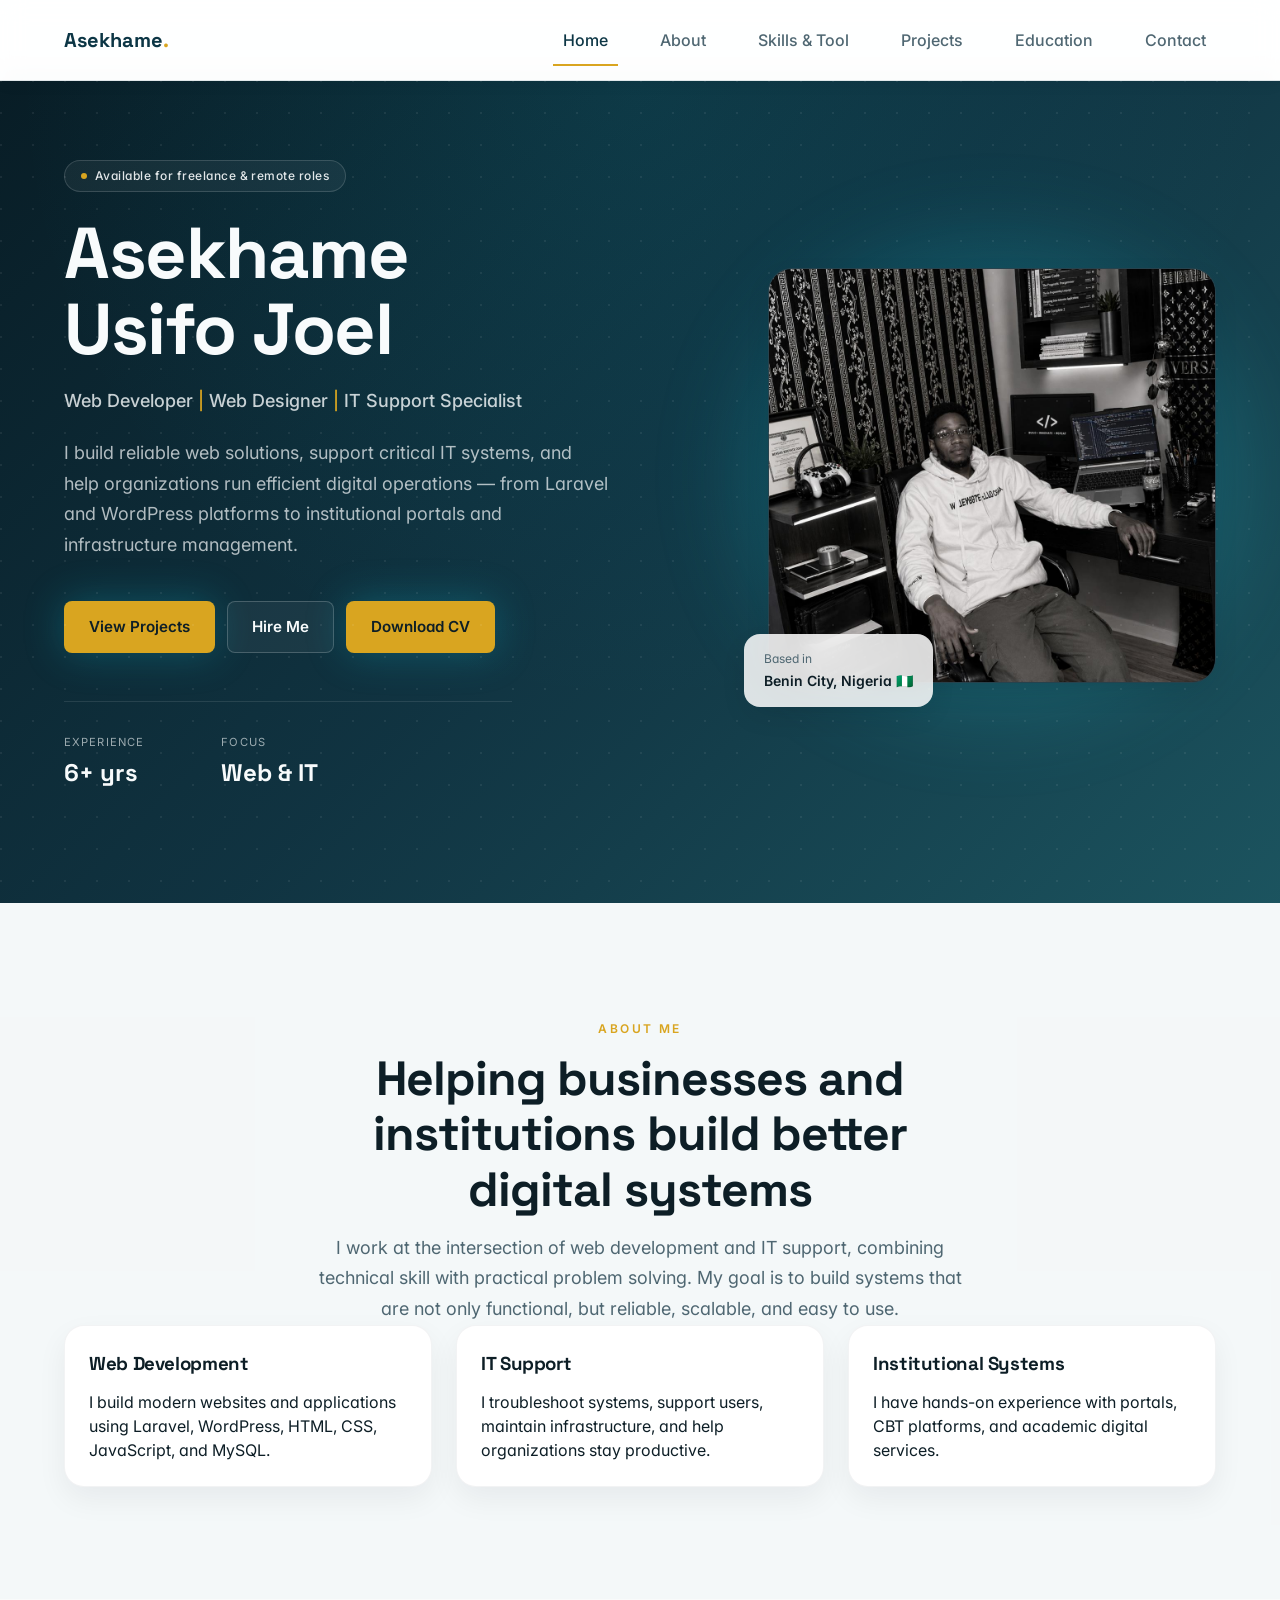
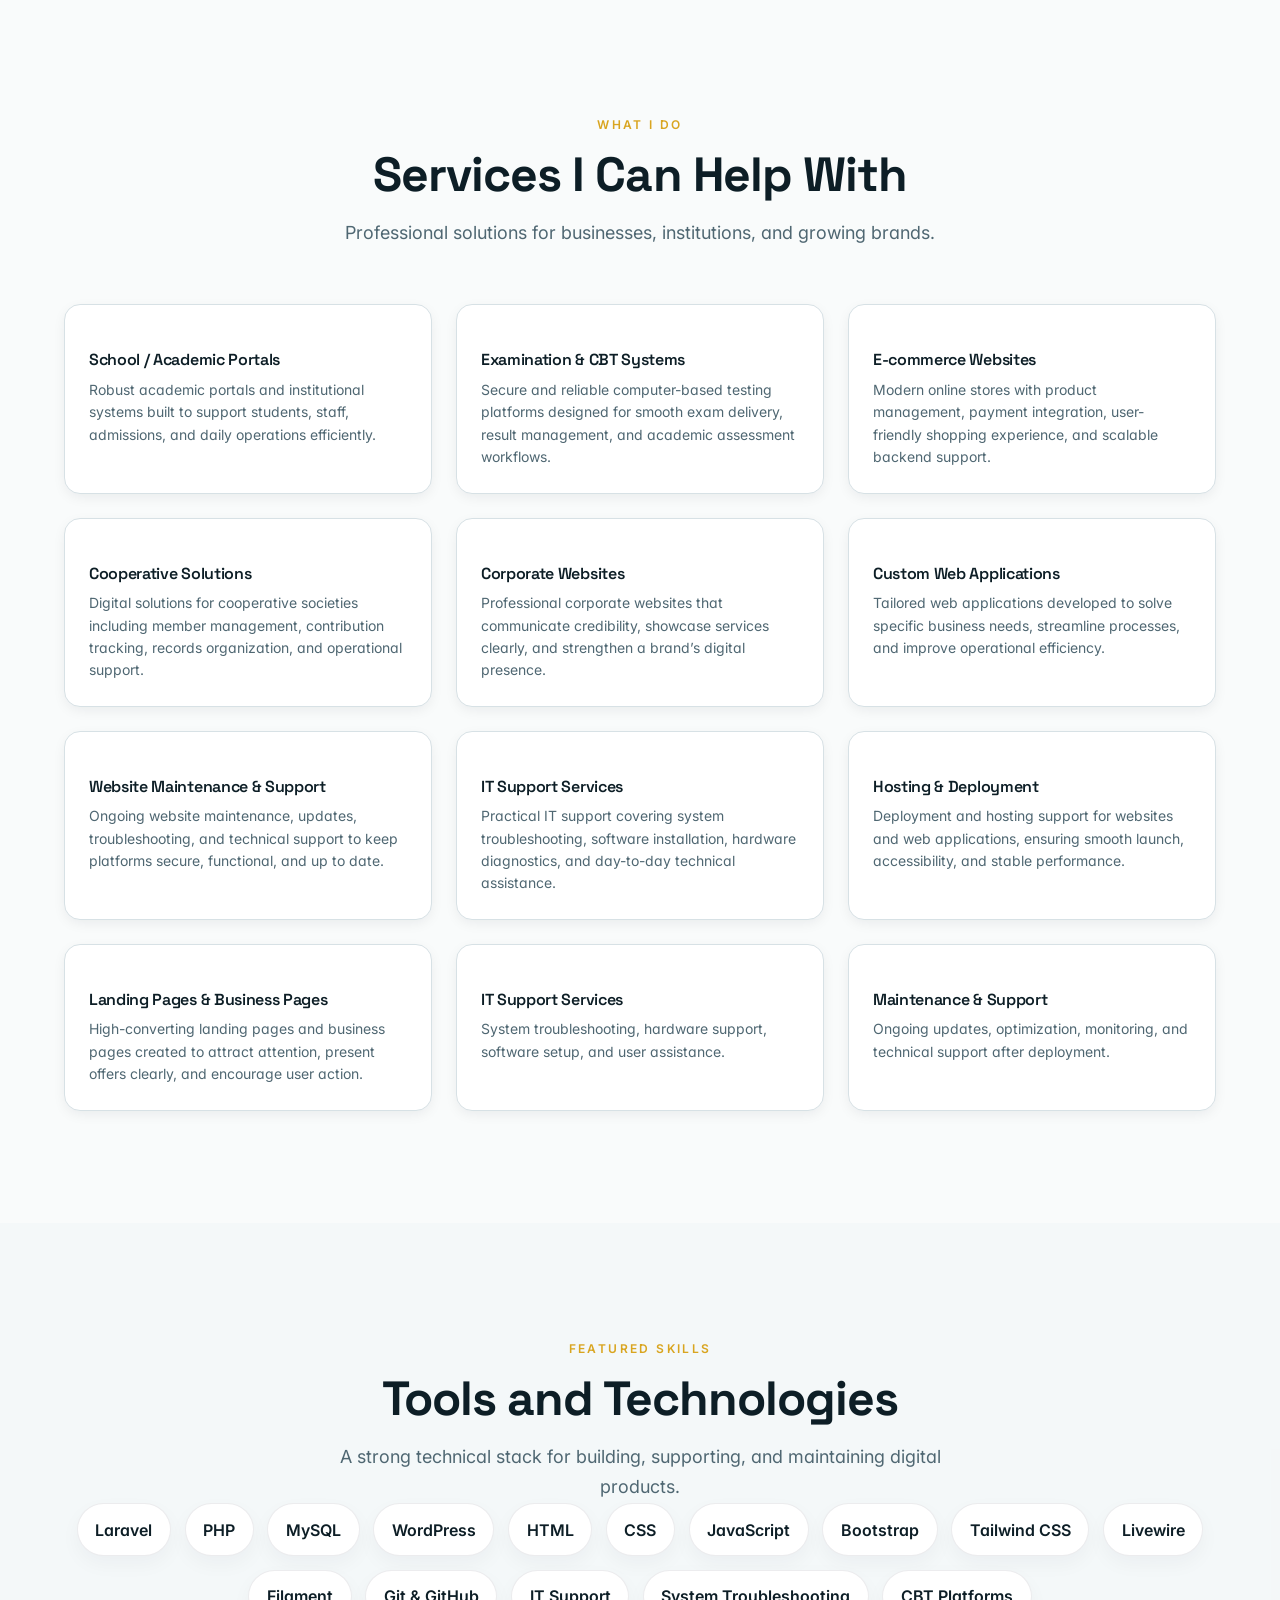
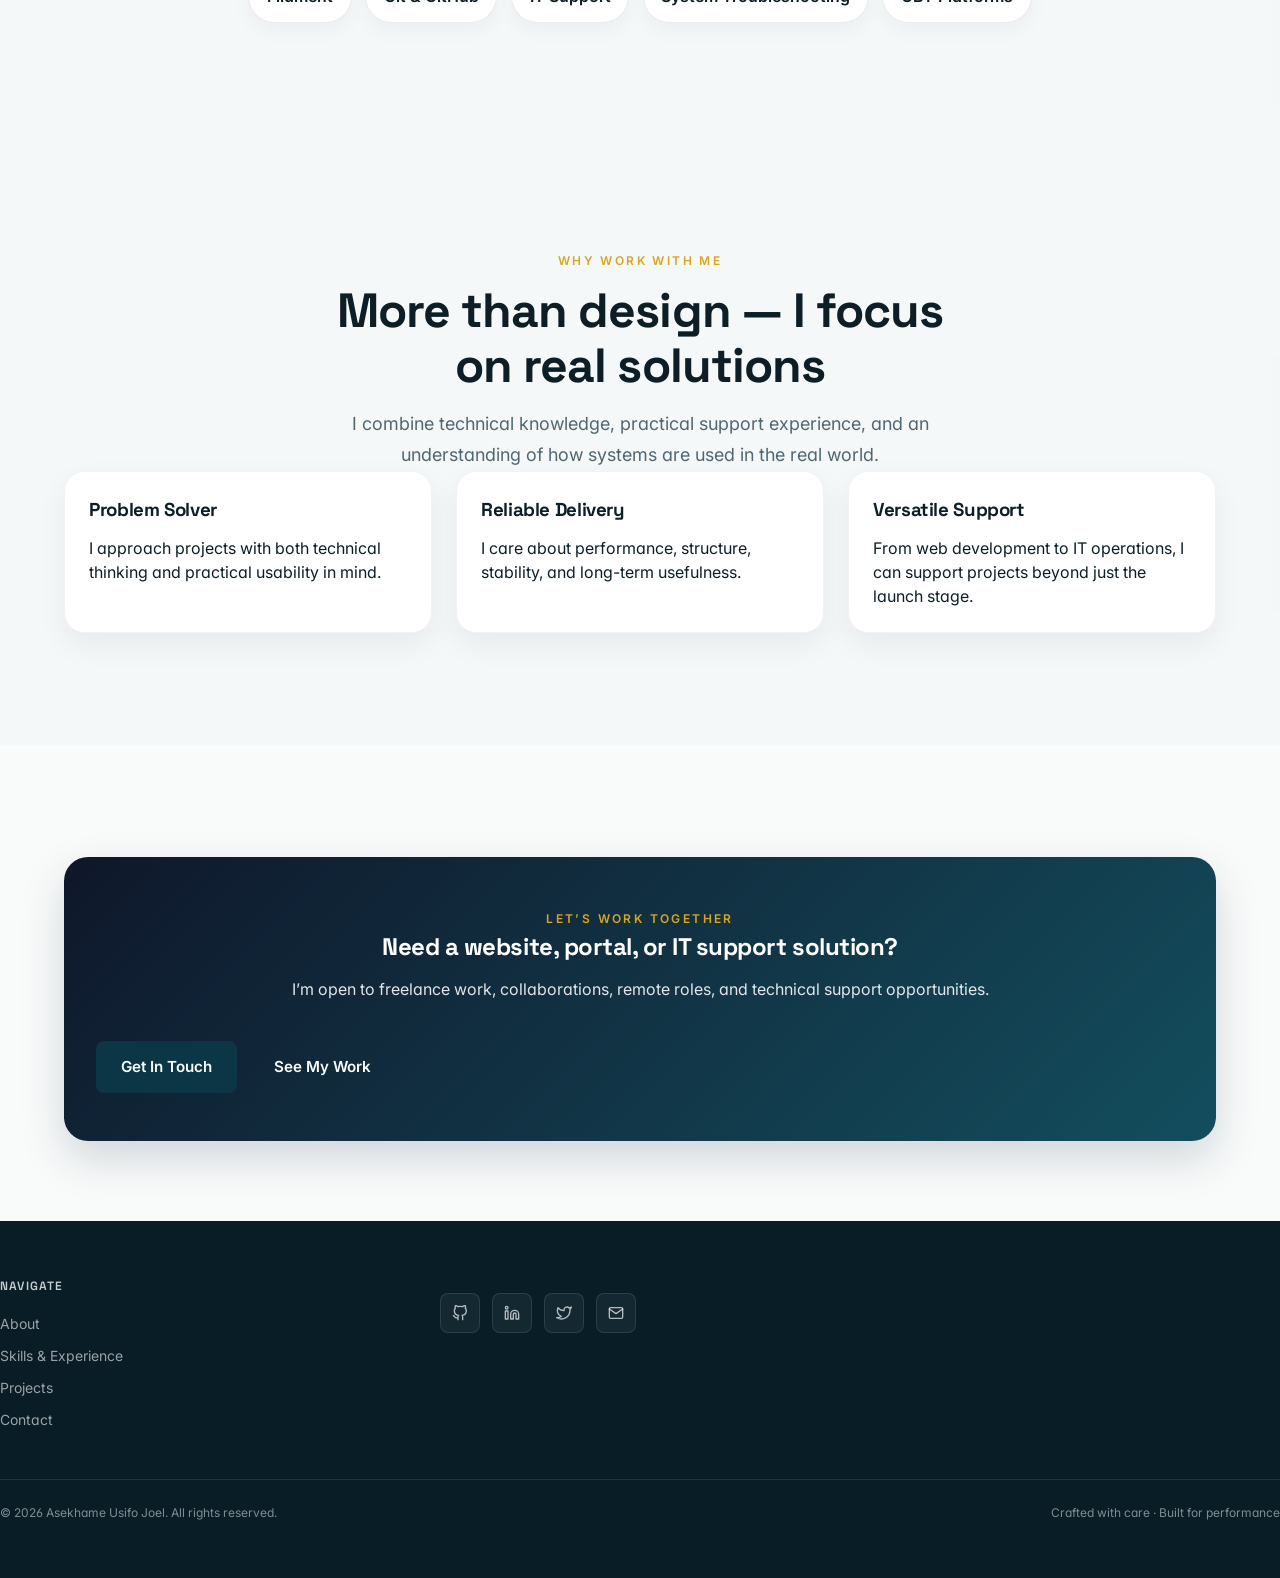
<file: index.html>
<!DOCTYPE html>
<html lang="en">

<head>
  <meta charset="UTF-8" />
  <meta name="viewport" content="width=device-width, initial-scale=1.0" />
  <title>Asekhame Usifo Joel — Web Developer & IT Support Specialist</title>
  <meta name="description"
    content="Web Developer, Designer & IT Support Specialist in Benin City, Nigeria. Laravel, WordPress, IT operations." />
  <link rel="canonical" href="./index.html" />
  <link rel="stylesheet" href="css/styles.css" />
</head>

<body>
  <header class="navbar">
    <div class="container navbar__inner">
      <a href="index.html" class="navbar__brand">Asekhame<span class="dot">.</span></a>
      <nav>
        <ul class="navbar__links">
          <li><a href="index.html" class="is-active">Home</a></li>
          <li><a href="about.html">About</a></li>
          <li><a href="skills-experience.html">Skills & Tool</a></li>
          <li><a href="projects.html">Projects</a></li>
          <li><a href="education.html">Education</a></li>
          <li><a href="contact.html">Contact</a></li>
        </ul>
      </nav>
      <!-- <a href="https://wa.me/+2348114556256" class="btn btn--accent btn--lg btn-mobile-right">Hire Me</a> -->
      <button class="navbar__toggle" data-nav-toggle aria-label="Toggle menu">
        <span data-icon-open><svg xmlns="http://www.w3.org/2000/svg" width="24" height="24" viewBox="0 0 24 24"
            fill="none" stroke="currentColor" stroke-width="2" stroke-linecap="round" stroke-linejoin="round">
            <line x1="4" y1="6" x2="20" y2="6" />
            <line x1="4" y1="12" x2="20" y2="12" />
            <line x1="4" y1="18" x2="20" y2="18" />
          </svg></span>
        <span data-icon-close style="display:none;"><svg xmlns="http://www.w3.org/2000/svg" width="24" height="24"
            viewBox="0 0 24 24" fill="none" stroke="currentColor" stroke-width="2" stroke-linecap="round"
            stroke-linejoin="round">
            <line x1="18" y1="6" x2="6" y2="18" />
            <line x1="6" y1="6" x2="18" y2="18" />
          </svg></span>
      </button>
    </div>

    <div class="navbar__mobile" data-nav-mobile>
      <div class="container">
        <ul>
          <li><a href="index.html" class="is-active">Home</a></li>
          <li><a href="about.html">About</a></li>
          <li><a href="skills-experience.html">Skills & Experience</a></li>
          <li><a href="projects.html">Projects</a></li>
          <li><a href="education.html">Education</a></li>
          <li><a href="contact.html">Contact</a></li>
          <!-- <li><a href="https://wa.me/+2348114556256" class="btn btn--primary">Hire Me</a></li> -->
        </ul>
      </div>
    </div>
  </header>

  <main>
    <section class="hero">
      <div class="container hero__grid">
        <div class="animate-fade-up">
          <span class="hero__badge"><span class="dot"></span> Available for freelance &amp; remote roles</span>
          <h1>Asekhame<br />Usifo Joel</h1>
          <p class="hero__role">Web Developer <span class="sep">|</span> Web Designer <span class="sep">|</span> IT
            Support Specialist</p>
          <p class="hero__lead">
            I build reliable web solutions, support critical IT systems, and help organizations run efficient digital
            operations — from Laravel and WordPress platforms to institutional portals and infrastructure management.
          </p>

          <div class="hero__cta">
            <a href="projects.html" class="btn btn--accent btn--lg">View Projects</a>
            <a href="contact.html" class="btn btn--outline btn--lg">Hire Me</a>
            <a href="assets/Asekhame_Joel_CV___.pdf" class="btn btn--accent btn--lg">Download CV</a>

          </div>

          <dl class="hero__stats">
            <div>
              <dt>Experience</dt>
              <dd>6+ yrs</dd>
            </div>
            <div>
              <dt>Focus</dt>
              <dd>Web & IT</dd>
            </div>
          </dl>
        </div>

        <div class="hero__media animate-fade-in">
          <div class="hero__media-glow"></div>
          <div class="hero__portrait">
            <img src="assets/hero-portrait.jpg" alt="Asekhame Usifo Joel — Web Developer and IT Support Specialist"
              width="1024" height="1024" />
          </div>
          <div class="hero__location">
            <p>Based in</p>
            <p>Benin City, Nigeria 🇳🇬</p>
          </div>
        </div>
      </div>
    </section>

    <section class="section section--alt">
      <div class="container">
        <div class="section-heading">
          <span class="eyebrow">About Me</span>
          <h2>Helping businesses and institutions build better digital systems</h2>
          <p>
            I work at the intersection of web development and IT support, combining technical skill with practical
            problem solving. My goal is to build systems that are not only functional, but reliable, scalable, and easy
            to use.
          </p>
        </div>

        <div class="home-about-grid">
          <div class="info-card">
            <h3>Web Development</h3>
            <p>I build modern websites and applications using Laravel, WordPress, HTML, CSS, JavaScript, and MySQL.</p>
          </div>
          <div class="info-card">
            <h3>IT Support</h3>
            <p>I troubleshoot systems, support users, maintain infrastructure, and help organizations stay productive.
            </p>
          </div>
          <div class="info-card">
            <h3>Institutional Systems</h3>
            <p>I have hands-on experience with portals, CBT platforms, and academic digital services.</p>
          </div>
        </div>
      </div>
    </section>

    <section class="section">
      <div class="container">
        <div class="section-heading">
          <span class="eyebrow">What I Do</span>
          <h2>Services I Can Help With</h2>
          <p>Professional solutions for businesses, institutions, and growing brands.</p>
        </div>

        <div class="card-grid card-grid--3">
          <article class="tile">
            <h3>School / Academic Portals</h3>
            <p>Robust academic portals and institutional systems built to support students, staff, admissions, and daily
              operations efficiently.</p>
          </article>

          <article class="tile">
            <h3>Examination & CBT Systems</h3>
            <p>Secure and reliable computer-based testing platforms designed for smooth exam delivery, result
              management, and academic assessment workflows.</p>
          </article>
          <article class="tile">
            <h3>E-commerce Websites</h3>
            <p>Modern online stores with product management, payment integration, user-friendly shopping experience, and
              scalable backend support.</p>
          </article>
          <article class="tile">
            <h3>Cooperative Solutions</h3>
            <p>Digital solutions for cooperative societies including member management, contribution tracking, records
              organization, and operational support.</p>
          </article>

          <article class="tile">
            <h3>Corporate Websites</h3>
            <p>Professional corporate websites that communicate credibility, showcase services clearly, and strengthen a
              brand’s digital presence.</p>
          </article>

          <article class="tile">
            <h3>Custom Web Applications</h3>
            <p>Tailored web applications developed to solve specific business needs, streamline processes, and improve
              operational efficiency.</p>
          </article>

          <article class="tile">
            <h3>Website Maintenance & Support</h3>
            <p>Ongoing website maintenance, updates, troubleshooting, and technical support to keep platforms secure,
              functional, and up to date.</p>
          </article>

          <article class="tile">
            <h3>IT Support Services</h3>
            <p>Practical IT support covering system troubleshooting, software installation, hardware diagnostics, and
              day-to-day technical assistance.</p>
          </article>

          <article class="tile">
            <h3>Hosting & Deployment</h3>
            <p>Deployment and hosting support for websites and web applications, ensuring smooth launch, accessibility,
              and stable performance.</p>
          </article>



          <article class="tile">
            <h3>Landing Pages & Business Pages</h3>
            <p>High-converting landing pages and business pages created to attract attention, present offers clearly,
              and encourage user action.</p>
          </article>
          <article class="tile">
            <h3>IT Support Services</h3>
            <p>System troubleshooting, hardware support, software setup, and user assistance.</p>
          </article>

          <article class="tile">
            <h3>Maintenance & Support</h3>
            <p>Ongoing updates, optimization, monitoring, and technical support after deployment.</p>
          </article>
        </div>
      </div>
    </section>

    <section class="section section--alt">
      <div class="container">
        <div class="section-heading">
          <span class="eyebrow">Featured Skills</span>
          <h2>Tools and Technologies</h2>
          <p>A strong technical stack for building, supporting, and maintaining digital products.</p>
        </div>

        <div class="skills-pills">
          <span>Laravel</span>
          <span>PHP</span>
          <span>MySQL</span>
          <span>WordPress</span>
          <span>HTML</span>
          <span>CSS</span>
          <span>JavaScript</span>
          <span>Bootstrap</span>
          <span>Tailwind CSS</span>
          <span>Livewire</span>
          <span>Filament</span>
          <span>Git & GitHub</span>
          <span>IT Support</span>
          <span>System Troubleshooting</span>
          <span>CBT Platforms</span>
        </div>
      </div>
    </section>
    <section class="section section--alt">
      <div class="container">
        <div class="section-heading">
          <span class="eyebrow">Why Work With Me</span>
          <h2>More than design — I focus on real solutions</h2>
          <p>I combine technical knowledge, practical support experience, and an understanding of how systems are used
            in the real world.</p>
        </div>

        <div class="home-about-grid">
          <div class="info-card">
            <h3>Problem Solver</h3>
            <p>I approach projects with both technical thinking and practical usability in mind.</p>
          </div>
          <div class="info-card">
            <h3>Reliable Delivery</h3>
            <p>I care about performance, structure, stability, and long-term usefulness.</p>
          </div>
          <div class="info-card">
            <h3>Versatile Support</h3>
            <p>From web development to IT operations, I can support projects beyond just the launch stage.</p>
          </div>
        </div>
      </div>
    </section>

    <section class="section cta-section">
      <div class="container">
        <div class="cta-box">
          <span class="eyebrow">Let’s Work Together</span>
          <h2>Need a website, portal, or IT support solution?</h2>
          <p>I’m open to freelance work, collaborations, remote roles, and technical support opportunities.</p>
          <div class="hero__cta">
            <a href="contact.html" class="btn btn--primary btn--lg">Get In Touch</a>
            <a href="projects.html" class="btn btn--ghost btn--lg">See My Work</a>
          </div>
        </div>
      </div>
    </section>
  </main>

  <footer class="footer pt-10 mt-10">
    <div class="container footer__inner">
      <div class="footer__grid">

        <div>
          <h4 class="footer__title">Navigate</h4>
          <ul class="footer__links">
            <li><a href="about.html">About</a></li>
            <li><a href="skills-experience.html">Skills & Experience</a></li>
            <li><a href="projects.html">Projects</a></li>
            <li><a href="contact.html">Contact</a></li>
          </ul>
        </div>
        <div class="footer__socials">
          <a href="https://github.com/Asekhame-Joel" aria-label="GitHub">
            <svg xmlns="http://www.w3.org/2000/svg" width="16" height="16" viewBox="0 0 24 24" fill="none"
              stroke="currentColor" stroke-width="2" stroke-linecap="round" stroke-linejoin="round">
              <path
                d="M9 19c-5 1.5-5-2.5-7-3m14 6v-3.87a3.37 3.37 0 0 0-.94-2.61c3.14-.35 6.44-1.54 6.44-7A5.44 5.44 0 0 0 20 4.77 5.07 5.07 0 0 0 19.91 1S18.73.65 16 2.48a13.38 13.38 0 0 0-7 0C6.27.65 5.09 1 5.09 1A5.07 5.07 0 0 0 5 4.77a5.44 5.44 0 0 0-1.5 3.78c0 5.42 3.3 6.61 6.44 7A3.37 3.37 0 0 0 9 18.13V22" />
            </svg>
          </a>

          <a href="https://www.linkedin.com/in/joel-asekhame-37140517a/" aria-label="LinkedIn">
            <svg xmlns="http://www.w3.org/2000/svg" width="16" height="16" viewBox="0 0 24 24" fill="none"
              stroke="currentColor" stroke-width="2" stroke-linecap="round" stroke-linejoin="round">
              <path d="M16 8a6 6 0 0 1 6 6v7h-4v-7a2 2 0 0 0-4 0v7h-4v-7a6 6 0 0 1 6-6z" />
              <rect x="2" y="9" width="4" height="12" />
              <circle cx="4" cy="4" r="2" />
            </svg>
          </a>

          <a href="#" aria-label="Twitter">
            <svg xmlns="http://www.w3.org/2000/svg" width="16" height="16" viewBox="0 0 24 24" fill="none"
              stroke="currentColor" stroke-width="2" stroke-linecap="round" stroke-linejoin="round">
              <path
                d="M23 3a10.9 10.9 0 0 1-3.14 1.53 4.48 4.48 0 0 0-7.86 3v1A10.66 10.66 0 0 1 3 4s-4 9 5 13a11.64 11.64 0 0 1-7 2c9 5 20 0 20-11.5a4.5 4.5 0 0 0-.08-.83A7.72 7.72 0 0 0 23 3z" />
            </svg>
          </a>

          <a href="mailto:asekhamejoel@gmail.com" aria-label="Email">
            <svg xmlns="http://www.w3.org/2000/svg" width="16" height="16" viewBox="0 0 24 24" fill="none"
              stroke="currentColor" stroke-width="2" stroke-linecap="round" stroke-linejoin="round">
              <path d="M4 4h16c1.1 0 2 .9 2 2v12c0 1.1-.9 2-2 2H4c-1.1 0-2-.9-2-2V6c0-1.1.9-2 2-2z" />
              <polyline points="22,6 12,13 2,6" />
            </svg>
          </a>
        </div>
      </div>
      <div class="footer__bottom">
        <p>© 2026 Asekhame Usifo Joel. All rights reserved.</p>
        <p>Crafted with care · Built for performance</p>
      </div>
    </div>
  </footer>

  <script src="js/main.js" defer></script>
</body>

</html>
</file>
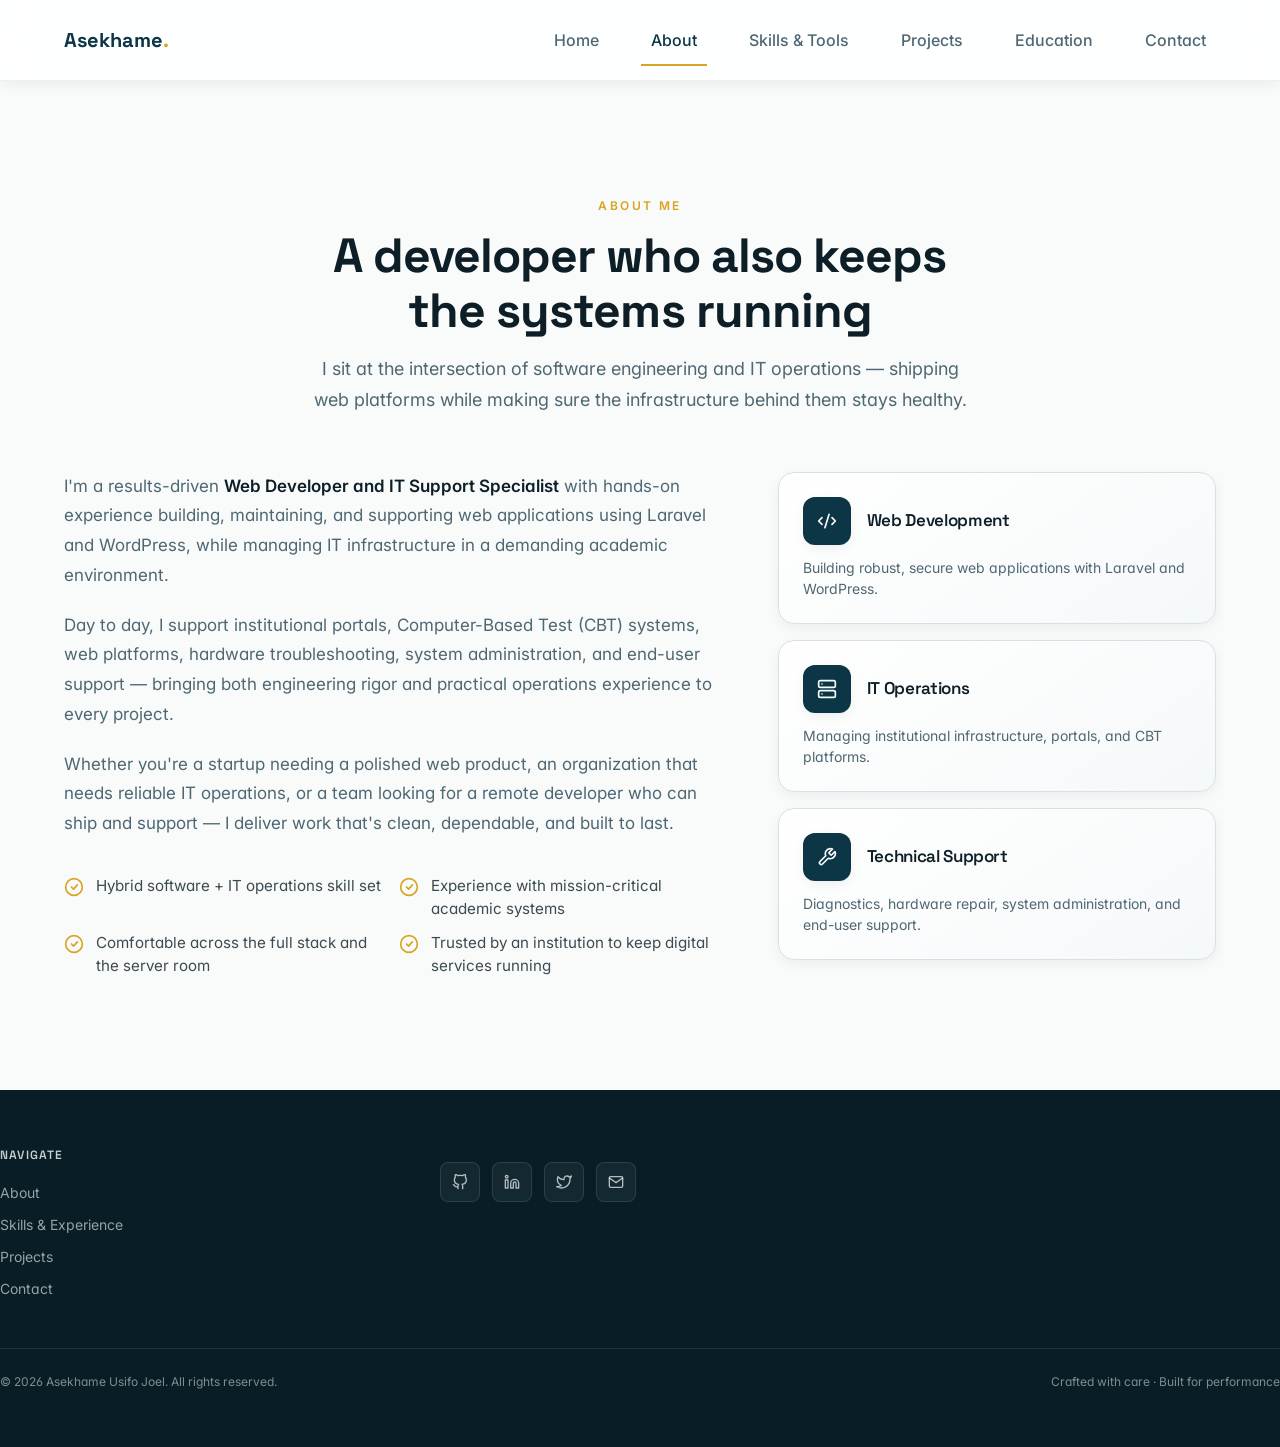
<file: about.html>
<!DOCTYPE html>
<html lang="en">

<head>
  <meta charset="UTF-8" />
  <meta name="viewport" content="width=device-width, initial-scale=1.0" />
  <title>About — Asekhame Usifo Joel</title>
  <meta name="description"
    content="Learn about Asekhame Usifo Joel — Web Developer and IT Support Specialist blending software engineering with IT operations." />
  <link rel="canonical" href="./about.html" />
  <link rel="stylesheet" href="css/styles.css" />
</head>

<body>
  <header class="navbar">
    <div class="container navbar__inner">
      <a href="index.html" class="navbar__brand">Asekhame<span class="dot">.</span></a>
      <nav>
        <ul class="navbar__links">
          <li><a href="index.html" class="">Home</a></li>
          <li><a href="about.html" class="is-active">About</a></li>
          <li><a href="skills.html" class="">Skills & Tools</a></li>
          <li><a href="projects.html" class="">Projects</a></li>
          <li><a href="education.html" class="">Education</a></li>
          <li><a href="contact.html" class="">Contact</a></li>
        </ul>
      </nav>
      <!-- <a href="https://wa.me/+2348114556256" class="btn btn--primary btn--sm navbar__cta">Hire Me</a> -->
      <button class="navbar__toggle" data-nav-toggle aria-label="Toggle menu">
        <span data-icon-open><svg xmlns="http://www.w3.org/2000/svg" width="24" height="24" viewBox="0 0 24 24"
            fill="none" stroke="currentColor" stroke-width="2" stroke-linecap="round" stroke-linejoin="round">
            <line x1="4" y1="6" x2="20" y2="6" />
            <line x1="4" y1="12" x2="20" y2="12" />
            <line x1="4" y1="18" x2="20" y2="18" />
          </svg></span>
        <span data-icon-close style="display:none;"><svg xmlns="http://www.w3.org/2000/svg" width="24" height="24"
            viewBox="0 0 24 24" fill="none" stroke="currentColor" stroke-width="2" stroke-linecap="round"
            stroke-linejoin="round">
            <line x1="18" y1="6" x2="6" y2="18" />
            <line x1="6" y1="6" x2="18" y2="18" />
          </svg></span>
      </button>
    </div>
    <div class="navbar__mobile" data-nav-mobile>
      <div class="container">
        <ul>
          <li><a href="index.html" class="">Home</a></li>
          <li><a href="about.html" class="is-active">About</a></li>
          <li><a href="skills.html" class="">Skills</a></li>
          <li><a href="projects.html" class="">Projects</a></li>
          <li><a href="education.html" class="">Education</a></li>
          <li><a href="contact.html" class="">Contact</a></li>
          <!-- <li><a href="https://wa.me/+2348114556256" class="btn btn--primary">Hire Me</a></li> -->
        </ul>
      </div>
    </div>
  </header>
  <main>
    <section class="section">
      <div class="container">
        <div class="section-heading">
          <span class="eyebrow">About Me</span>
          <h2>A developer who also keeps the systems running</h2>
          <p>I sit at the intersection of software engineering and IT operations — shipping web platforms while making
            sure the infrastructure behind them stays healthy.</p>
        </div>
        <div class="about__grid">
          <div class="about__copy">
            <p>I'm a results-driven <strong>Web Developer and IT Support Specialist</strong> with hands-on experience
              building, maintaining, and supporting web applications using Laravel and WordPress, while managing IT
              infrastructure in a demanding academic environment.</p>
            <p>Day to day, I support institutional portals, Computer-Based Test (CBT) systems, web platforms, hardware
              troubleshooting, system administration, and end-user support — bringing both engineering rigor and
              practical operations experience to every project.</p>
            <p>Whether you're a startup needing a polished web product, an organization that needs reliable IT
              operations, or a team looking for a remote developer who can ship and support — I deliver work that's
              clean, dependable, and built to last.</p>
            <ul class="about__values">
              <li><svg class="check" xmlns="http://www.w3.org/2000/svg" viewBox="0 0 24 24" fill="none"
                  stroke="currentColor" stroke-width="2" stroke-linecap="round" stroke-linejoin="round">
                  <circle cx="12" cy="12" r="10" />
                  <polyline points="9 12 11.5 14.5 16 9.5" />
                </svg><span>Hybrid software + IT operations skill set</span></li>
              <li><svg class="check" xmlns="http://www.w3.org/2000/svg" viewBox="0 0 24 24" fill="none"
                  stroke="currentColor" stroke-width="2" stroke-linecap="round" stroke-linejoin="round">
                  <circle cx="12" cy="12" r="10" />
                  <polyline points="9 12 11.5 14.5 16 9.5" />
                </svg><span>Experience with mission-critical academic systems</span></li>
              <li><svg class="check" xmlns="http://www.w3.org/2000/svg" viewBox="0 0 24 24" fill="none"
                  stroke="currentColor" stroke-width="2" stroke-linecap="round" stroke-linejoin="round">
                  <circle cx="12" cy="12" r="10" />
                  <polyline points="9 12 11.5 14.5 16 9.5" />
                </svg><span>Comfortable across the full stack and the server room</span></li>
              <li><svg class="check" xmlns="http://www.w3.org/2000/svg" viewBox="0 0 24 24" fill="none"
                  stroke="currentColor" stroke-width="2" stroke-linecap="round" stroke-linejoin="round">
                  <circle cx="12" cy="12" r="10" />
                  <polyline points="9 12 11.5 14.5 16 9.5" />
                </svg><span>Trusted by an institution to keep digital services running</span></li>
            </ul>
          </div>
          <div class="about__cards">
            <div class="highlight-card">
              <div class="highlight-card__head">
                <div class="highlight-card__icon"><svg xmlns="http://www.w3.org/2000/svg" width="20" height="20"
                    viewBox="0 0 24 24" fill="none" stroke="currentColor" stroke-width="2" stroke-linecap="round"
                    stroke-linejoin="round">
                    <path d="m18 16 4-4-4-4" />
                    <path d="m6 8-4 4 4 4" />
                    <path d="m14.5 4-5 16" />
                  </svg></div>
                <h3>Web Development</h3>
              </div>
              <p>Building robust, secure web applications with Laravel and WordPress.</p>
            </div>
            <div class="highlight-card">
              <div class="highlight-card__head">
                <div class="highlight-card__icon"><svg xmlns="http://www.w3.org/2000/svg" width="20" height="20"
                    viewBox="0 0 24 24" fill="none" stroke="currentColor" stroke-width="2" stroke-linecap="round"
                    stroke-linejoin="round">
                    <rect x="2" y="2" width="20" height="8" rx="2" />
                    <rect x="2" y="14" width="20" height="8" rx="2" />
                    <line x1="6" y1="6" x2="6.01" y2="6" />
                    <line x1="6" y1="18" x2="6.01" y2="18" />
                  </svg></div>
                <h3>IT Operations</h3>
              </div>
              <p>Managing institutional infrastructure, portals, and CBT platforms.</p>
            </div>
            <div class="highlight-card">
              <div class="highlight-card__head">
                <div class="highlight-card__icon"><svg xmlns="http://www.w3.org/2000/svg" width="20" height="20"
                    viewBox="0 0 24 24" fill="none" stroke="currentColor" stroke-width="2" stroke-linecap="round"
                    stroke-linejoin="round">
                    <path
                      d="M14.7 6.3a1 1 0 0 0 0 1.4l1.6 1.6a1 1 0 0 0 1.4 0l3.77-3.77a6 6 0 0 1-7.94 7.94l-6.91 6.91a2.12 2.12 0 0 1-3-3l6.91-6.91a6 6 0 0 1 7.94-7.94l-3.76 3.76z" />
                  </svg></div>
                <h3>Technical Support</h3>
              </div>
              <p>Diagnostics, hardware repair, system administration, and end-user support.</p>
            </div>
          </div>
        </div>
      </div>
    </section>
  </main>
  <footer class="footer pt-10 mt-10">
    <div class="container footer__inner">
      <div class="footer__grid">

        <div>
          <h4 class="footer__title">Navigate</h4>
          <ul class="footer__links">
            <li><a href="about.html">About</a></li>
            <li><a href="skills-experience.html">Skills & Experience</a></li>
            <li><a href="projects.html">Projects</a></li>
            <li><a href="contact.html">Contact</a></li>
          </ul>
        </div>
        <div class="footer__socials">
          <a href="https://github.com/Asekhame-Joel" aria-label="GitHub">
            <svg xmlns="http://www.w3.org/2000/svg" width="16" height="16" viewBox="0 0 24 24" fill="none"
              stroke="currentColor" stroke-width="2" stroke-linecap="round" stroke-linejoin="round">
              <path
                d="M9 19c-5 1.5-5-2.5-7-3m14 6v-3.87a3.37 3.37 0 0 0-.94-2.61c3.14-.35 6.44-1.54 6.44-7A5.44 5.44 0 0 0 20 4.77 5.07 5.07 0 0 0 19.91 1S18.73.65 16 2.48a13.38 13.38 0 0 0-7 0C6.27.65 5.09 1 5.09 1A5.07 5.07 0 0 0 5 4.77a5.44 5.44 0 0 0-1.5 3.78c0 5.42 3.3 6.61 6.44 7A3.37 3.37 0 0 0 9 18.13V22" />
            </svg>
          </a>

          <a href="https://www.linkedin.com/in/joel-asekhame-37140517a/" aria-label="LinkedIn">
            <svg xmlns="http://www.w3.org/2000/svg" width="16" height="16" viewBox="0 0 24 24" fill="none"
              stroke="currentColor" stroke-width="2" stroke-linecap="round" stroke-linejoin="round">
              <path d="M16 8a6 6 0 0 1 6 6v7h-4v-7a2 2 0 0 0-4 0v7h-4v-7a6 6 0 0 1 6-6z" />
              <rect x="2" y="9" width="4" height="12" />
              <circle cx="4" cy="4" r="2" />
            </svg>
          </a>

          <a href="#" aria-label="Twitter">
            <svg xmlns="http://www.w3.org/2000/svg" width="16" height="16" viewBox="0 0 24 24" fill="none"
              stroke="currentColor" stroke-width="2" stroke-linecap="round" stroke-linejoin="round">
              <path
                d="M23 3a10.9 10.9 0 0 1-3.14 1.53 4.48 4.48 0 0 0-7.86 3v1A10.66 10.66 0 0 1 3 4s-4 9 5 13a11.64 11.64 0 0 1-7 2c9 5 20 0 20-11.5a4.5 4.5 0 0 0-.08-.83A7.72 7.72 0 0 0 23 3z" />
            </svg>
          </a>

          <a href="mailto:asekhamejoel@gmail.com" aria-label="Email">
            <svg xmlns="http://www.w3.org/2000/svg" width="16" height="16" viewBox="0 0 24 24" fill="none"
              stroke="currentColor" stroke-width="2" stroke-linecap="round" stroke-linejoin="round">
              <path d="M4 4h16c1.1 0 2 .9 2 2v12c0 1.1-.9 2-2 2H4c-1.1 0-2-.9-2-2V6c0-1.1.9-2 2-2z" />
              <polyline points="22,6 12,13 2,6" />
            </svg>
          </a>
        </div>
      </div>
      <div class="footer__bottom">
        <p>© 2026 Asekhame Usifo Joel. All rights reserved.</p>
        <p>Crafted with care · Built for performance</p>
      </div>
    </div>
  </footer>
  <script src="js/main.js" defer></script>
</body>

</html>
</file>
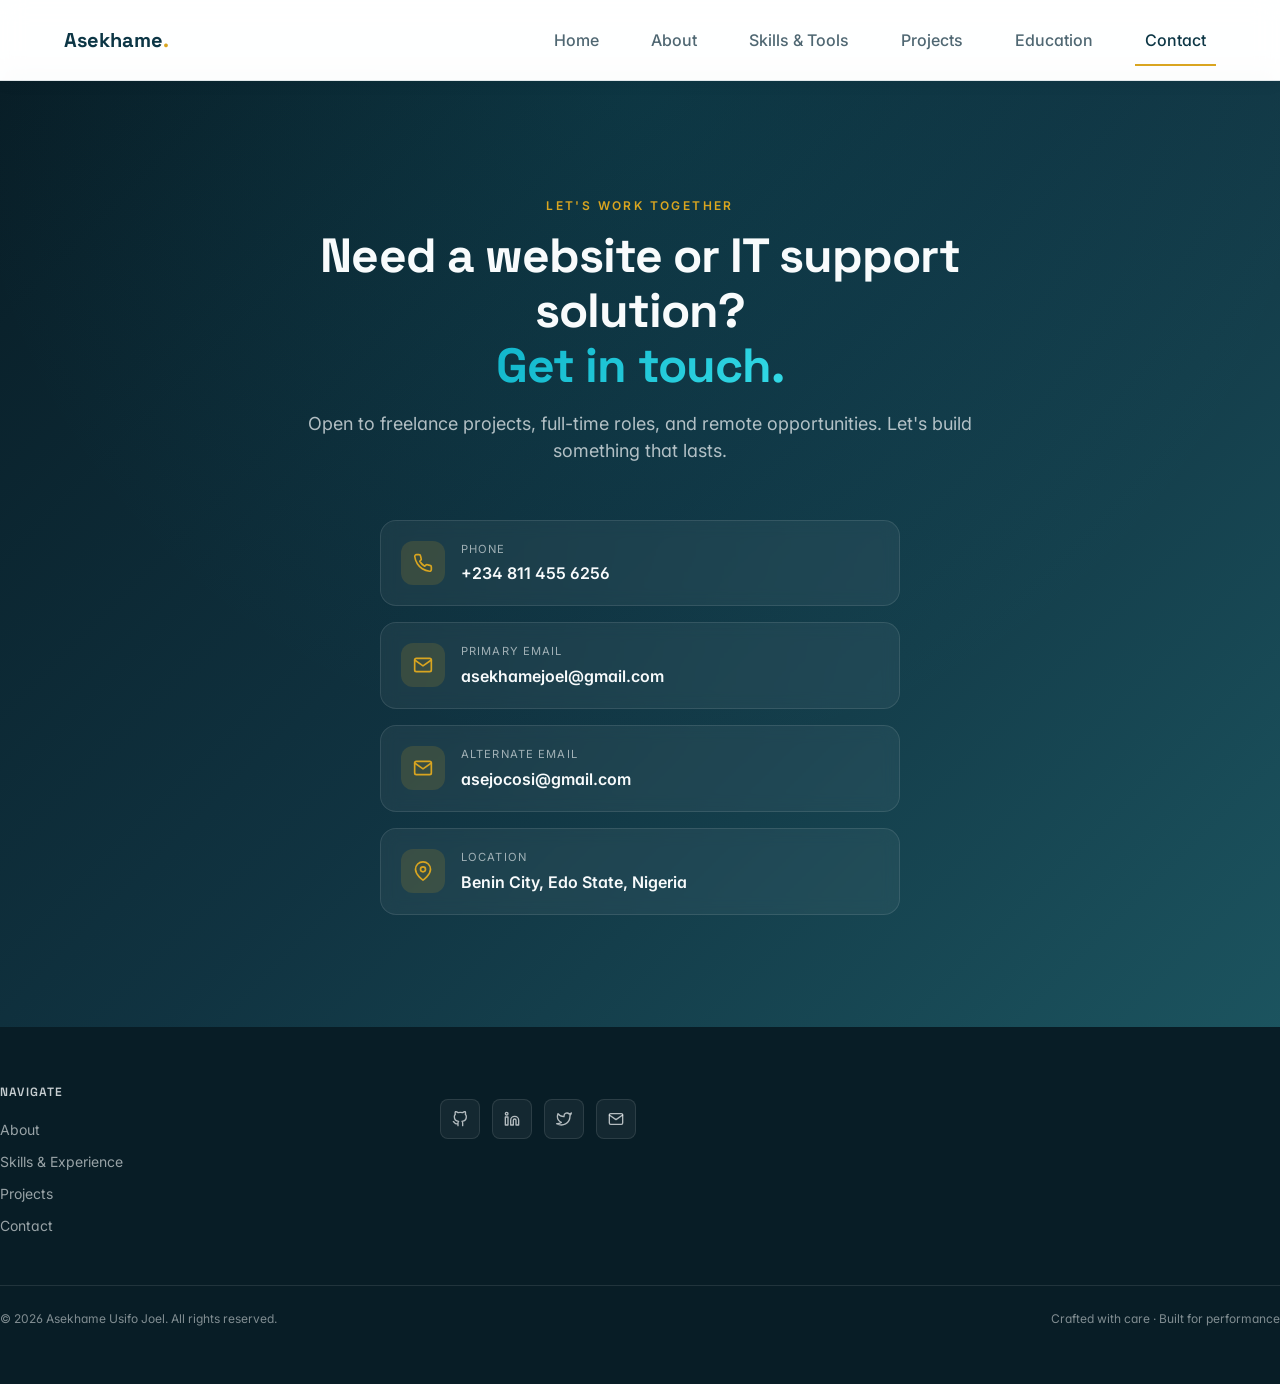
<file: contact.html>
<!DOCTYPE html>
<html lang="en">

<head>
  <meta charset="UTF-8" />
  <meta name="viewport" content="width=device-width, initial-scale=1.0" />
  <title>Contact — Asekhame Usifo Joel</title>
  <meta name="description"
    content="Get in touch for freelance, full-time, or remote opportunities. Web development and IT support." />
  <link rel="canonical" href="./contact.html" />
  <link rel="stylesheet" href="css/styles.css" />
</head>

<body>
  <header class="navbar">
    <div class="container navbar__inner">
      <a href="index.html" class="navbar__brand">Asekhame<span class="dot">.</span></a>
      <nav>
        <ul class="navbar__links">
          <li><a href="index.html" class="">Home</a></li>
          <li><a href="about.html" class="">About</a></li>
          <li><a href="skills.html" class="">Skills & Tools</a></li>
          <li><a href="projects.html" class="">Projects</a></li>
          <li><a href="education.html" class="">Education</a></li>
          <li><a href="contact.html" class="is-active">Contact</a></li>
        </ul>
      </nav>
      <!-- <a href="https://wa.me/+2348114556256" class="btn btn--primary btn--sm navbar__cta">Hire Me</a> -->
      <button class="navbar__toggle" data-nav-toggle aria-label="Toggle menu">
        <span data-icon-open><svg xmlns="http://www.w3.org/2000/svg" width="24" height="24" viewBox="0 0 24 24"
            fill="none" stroke="currentColor" stroke-width="2" stroke-linecap="round" stroke-linejoin="round">
            <line x1="4" y1="6" x2="20" y2="6" />
            <line x1="4" y1="12" x2="20" y2="12" />
            <line x1="4" y1="18" x2="20" y2="18" />
          </svg></span>
        <span data-icon-close style="display:none;"><svg xmlns="http://www.w3.org/2000/svg" width="24" height="24"
            viewBox="0 0 24 24" fill="none" stroke="currentColor" stroke-width="2" stroke-linecap="round"
            stroke-linejoin="round">
            <line x1="18" y1="6" x2="6" y2="18" />
            <line x1="6" y1="6" x2="18" y2="18" />
          </svg></span>
      </button>
    </div>
    <div class="navbar__mobile" data-nav-mobile>
      <div class="container">
        <ul>
          <li><a href="index.html" class="">Home</a></li>
          <li><a href="about.html" class="">About</a></li>
          <li><a href="skills.html" class="">Skills</a></li>
          <li><a href="projects.html" class="">Projects</a></li>
          <li><a href="education.html" class="">Education</a></li>
          <li><a href="contact.html" class="is-active">Contact</a></li>
          <!-- <li><a href="https://wa.me/+2348114556256" class="btn btn--primary">Hire Me</a></li> -->
        </ul>
      </div>
    </div>
  </header>
  <main>
    <section class="contact">
      <div class="container contact__inner">
        <div class="contact__head">
          <span class="eyebrow">Let's work together</span>
          <h2>Need a website or IT support solution?<br /><span class="gradient-text">Get in touch.</span></h2>
          <p>Open to freelance projects, full-time roles, and remote opportunities. Let's build something that lasts.
          </p>
        </div>
        <div class="contact__grid" style="display: flex; justify-content: center;">
          <div class="contact__list"
            style="width: 100%; max-width: 520px; display: flex; flex-direction: column; gap: 1rem;">

            <a href="tel:+2348114556256" style="text-decoration:none;">
              <div class="contact__item">
                <div class="contact__item-icon">
                  <svg xmlns="http://www.w3.org/2000/svg" width="20" height="20" viewBox="0 0 24 24" fill="none"
                    stroke="currentColor" stroke-width="2" stroke-linecap="round" stroke-linejoin="round">
                    <path
                      d="M22 16.92v3a2 2 0 0 1-2.18 2 19.79 19.79 0 0 1-8.63-3.07 19.5 19.5 0 0 1-6-6 19.79 19.79 0 0 1-3.07-8.67A2 2 0 0 1 4.11 2h3a2 2 0 0 1 2 1.72 12.84 12.84 0 0 0 .7 2.81 2 2 0 0 1-.45 2.11L8.09 9.91a16 16 0 0 0 6 6l1.27-1.27a2 2 0 0 1 2.11-.45 12.84 12.84 0 0 0 2.81.7A2 2 0 0 1 22 16.92z" />
                  </svg>
                </div>
                <div>
                  <p class="contact__item-label">Phone</p>
                  <p class="contact__item-value">+234 811 455 6256</p>
                </div>
              </div>
            </a>

            <a href="mailto:asekhamejoel@gmail.com" style="text-decoration:none;">
              <div class="contact__item">
                <div class="contact__item-icon">
                  <svg xmlns="http://www.w3.org/2000/svg" width="20" height="20" viewBox="0 0 24 24" fill="none"
                    stroke="currentColor" stroke-width="2" stroke-linecap="round" stroke-linejoin="round">
                    <path d="M4 4h16c1.1 0 2 .9 2 2v12c0 1.1-.9 2-2 2H4c-1.1 0-2-.9-2-2V6c0-1.1.9-2 2-2z" />
                    <polyline points="22,6 12,13 2,6" />
                  </svg>
                </div>
                <div>
                  <p class="contact__item-label">Primary Email</p>
                  <p class="contact__item-value">asekhamejoel@gmail.com</p>
                </div>
              </div>
            </a>

            <a href="mailto:asejocosi@gmail.com" style="text-decoration:none;">
              <div class="contact__item">
                <div class="contact__item-icon">
                  <svg xmlns="http://www.w3.org/2000/svg" width="20" height="20" viewBox="0 0 24 24" fill="none"
                    stroke="currentColor" stroke-width="2" stroke-linecap="round" stroke-linejoin="round">
                    <path d="M4 4h16c1.1 0 2 .9 2 2v12c0 1.1-.9 2-2 2H4c-1.1 0-2-.9-2-2V6c0-1.1.9-2 2-2z" />
                    <polyline points="22,6 12,13 2,6" />
                  </svg>
                </div>
                <div>
                  <p class="contact__item-label">Alternate Email</p>
                  <p class="contact__item-value">asejocosi@gmail.com</p>
                </div>
              </div>
            </a>

            <div class="contact__item">
              <div class="contact__item-icon">
                <svg xmlns="http://www.w3.org/2000/svg" width="20" height="20" viewBox="0 0 24 24" fill="none"
                  stroke="currentColor" stroke-width="2" stroke-linecap="round" stroke-linejoin="round">
                  <path d="M21 10c0 7-9 13-9 13s-9-6-9-13a9 9 0 0 1 18 0z" />
                  <circle cx="12" cy="10" r="3" />
                </svg>
              </div>
              <div>
                <p class="contact__item-label">Location</p>
                <p class="contact__item-value">Benin City, Edo State, Nigeria</p>
              </div>
            </div>

          </div>
        </div>
      </div>
    </section>
    <div class="toast" data-toast role="status" aria-live="polite">
      <strong>Message sent</strong>
      <span>Thank you for reaching out — I'll get back to you shortly.</span>
    </div>
  </main>
  <footer class="footer pt-10 mt-10">
    <div class="container footer__inner">
      <div class="footer__grid">

        <div>
          <h4 class="footer__title">Navigate</h4>
          <ul class="footer__links">
            <li><a href="about.html">About</a></li>
            <li><a href="skills-experience.html">Skills & Experience</a></li>
            <li><a href="projects.html">Projects</a></li>
            <li><a href="contact.html">Contact</a></li>
          </ul>
        </div>
        <div class="footer__socials">
          <a href="https://github.com/Asekhame-Joel" aria-label="GitHub">
            <svg xmlns="http://www.w3.org/2000/svg" width="16" height="16" viewBox="0 0 24 24" fill="none"
              stroke="currentColor" stroke-width="2" stroke-linecap="round" stroke-linejoin="round">
              <path
                d="M9 19c-5 1.5-5-2.5-7-3m14 6v-3.87a3.37 3.37 0 0 0-.94-2.61c3.14-.35 6.44-1.54 6.44-7A5.44 5.44 0 0 0 20 4.77 5.07 5.07 0 0 0 19.91 1S18.73.65 16 2.48a13.38 13.38 0 0 0-7 0C6.27.65 5.09 1 5.09 1A5.07 5.07 0 0 0 5 4.77a5.44 5.44 0 0 0-1.5 3.78c0 5.42 3.3 6.61 6.44 7A3.37 3.37 0 0 0 9 18.13V22" />
            </svg>
          </a>

          <a href="https://www.linkedin.com/in/joel-asekhame-37140517a/" aria-label="LinkedIn">
            <svg xmlns="http://www.w3.org/2000/svg" width="16" height="16" viewBox="0 0 24 24" fill="none"
              stroke="currentColor" stroke-width="2" stroke-linecap="round" stroke-linejoin="round">
              <path d="M16 8a6 6 0 0 1 6 6v7h-4v-7a2 2 0 0 0-4 0v7h-4v-7a6 6 0 0 1 6-6z" />
              <rect x="2" y="9" width="4" height="12" />
              <circle cx="4" cy="4" r="2" />
            </svg>
          </a>

          <a href="#" aria-label="Twitter">
            <svg xmlns="http://www.w3.org/2000/svg" width="16" height="16" viewBox="0 0 24 24" fill="none"
              stroke="currentColor" stroke-width="2" stroke-linecap="round" stroke-linejoin="round">
              <path
                d="M23 3a10.9 10.9 0 0 1-3.14 1.53 4.48 4.48 0 0 0-7.86 3v1A10.66 10.66 0 0 1 3 4s-4 9 5 13a11.64 11.64 0 0 1-7 2c9 5 20 0 20-11.5a4.5 4.5 0 0 0-.08-.83A7.72 7.72 0 0 0 23 3z" />
            </svg>
          </a>

          <a href="mailto:asekhamejoel@gmail.com" aria-label="Email">
            <svg xmlns="http://www.w3.org/2000/svg" width="16" height="16" viewBox="0 0 24 24" fill="none"
              stroke="currentColor" stroke-width="2" stroke-linecap="round" stroke-linejoin="round">
              <path d="M4 4h16c1.1 0 2 .9 2 2v12c0 1.1-.9 2-2 2H4c-1.1 0-2-.9-2-2V6c0-1.1.9-2 2-2z" />
              <polyline points="22,6 12,13 2,6" />
            </svg>
          </a>
        </div>
      </div>
      <div class="footer__bottom">
        <p>© 2026 Asekhame Usifo Joel. All rights reserved.</p>
        <p>Crafted with care · Built for performance</p>
      </div>
    </div>
  </footer>
  <script src="js/main.js" defer></script>
</body>

</html>
</file>
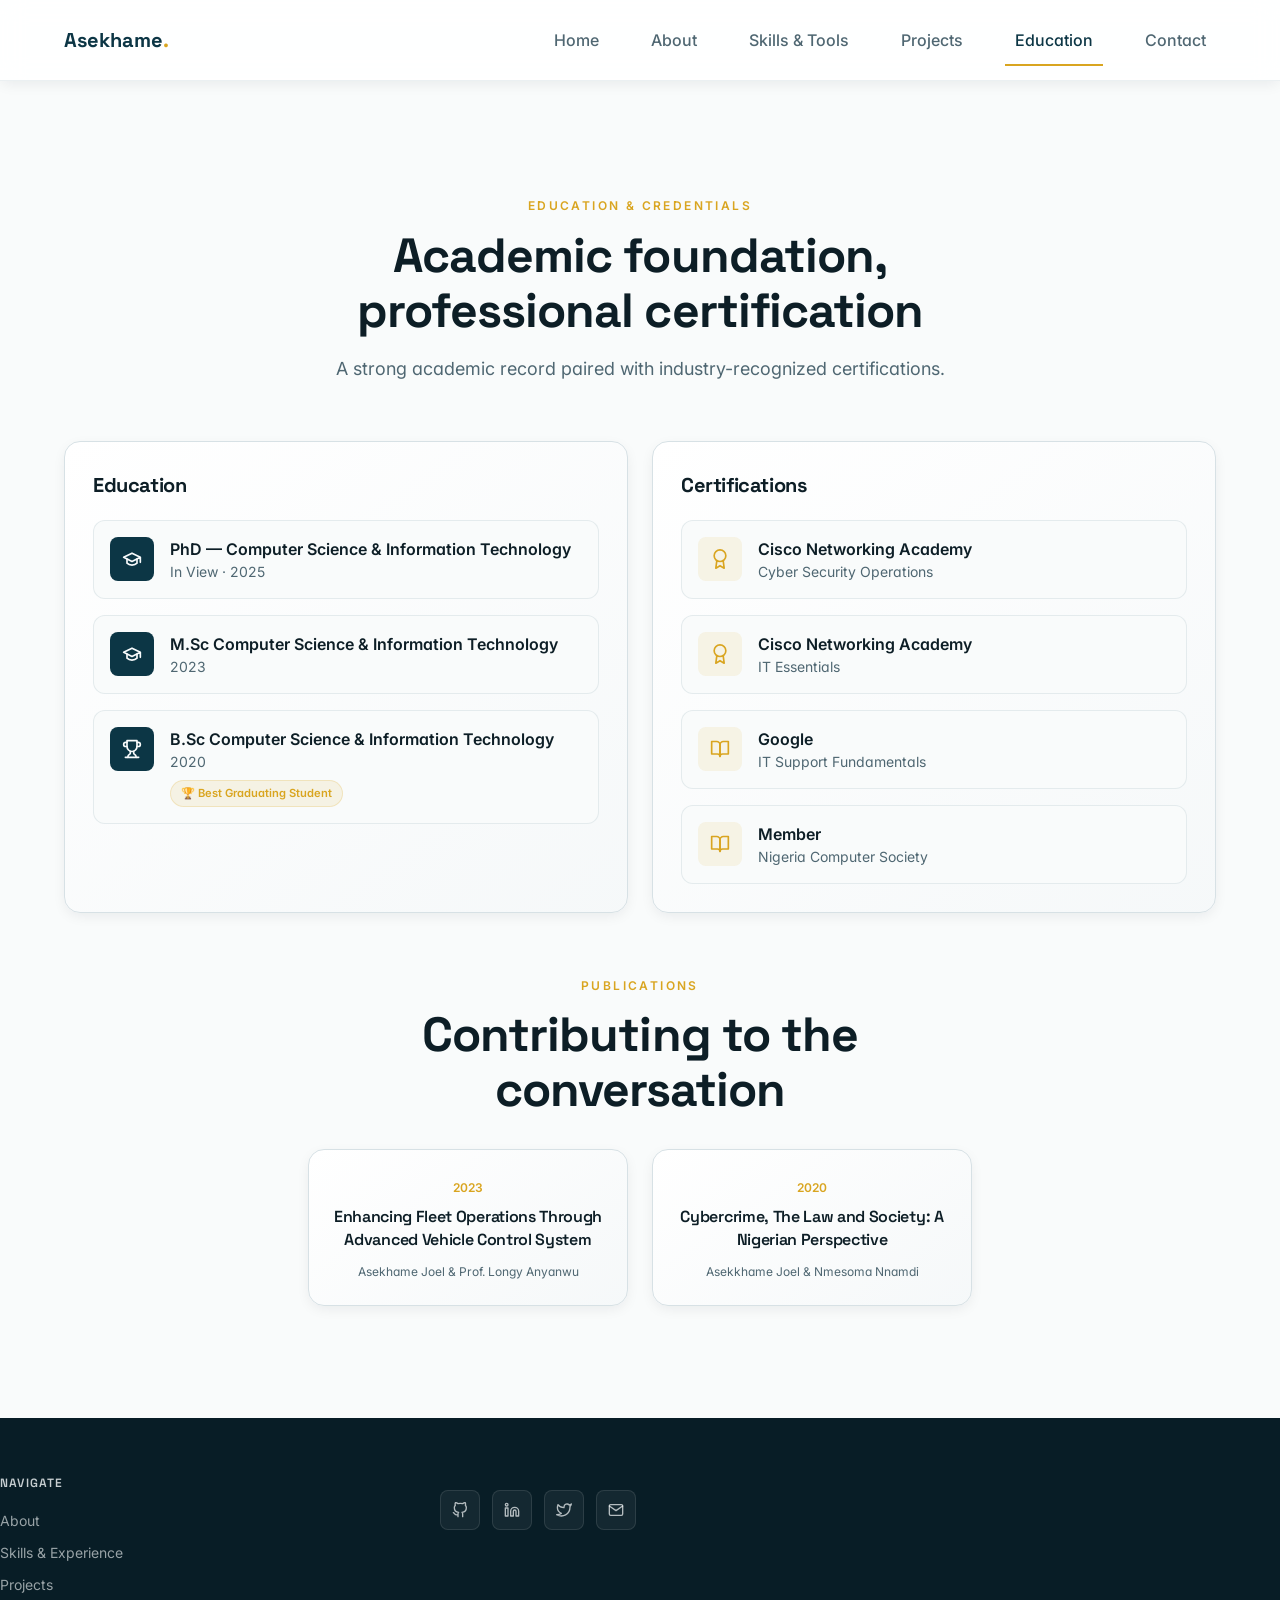
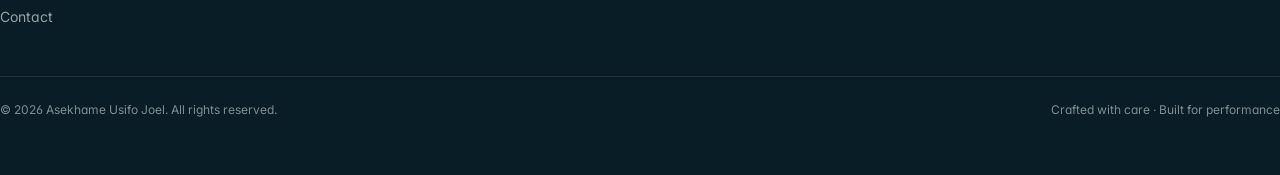
<file: education.html>
<!DOCTYPE html>
<html lang="en">

<head>
  <meta charset="UTF-8" />
  <meta name="viewport" content="width=device-width, initial-scale=1.0" />
  <title>Education — Asekhame Usifo Joel</title>
  <meta name="description" content="Academic background, certifications, publications, and professional memberships." />
  <link rel="canonical" href="./education.html" />
  <link rel="stylesheet" href="css/styles.css" />
</head>

<body>
  <header class="navbar">
    <div class="container navbar__inner">
      <a href="index.html" class="navbar__brand">Asekhame<span class="dot">.</span></a>
      <nav>
        <ul class="navbar__links">
          <li><a href="index.html" class="">Home</a></li>
          <li><a href="about.html" class="">About</a></li>
          <li><a href="skills.html" class="">Skills & Tools</a></li>
          <li><a href="projects.html" class="">Projects</a></li>
          <li><a href="education.html" class="is-active">Education</a></li>
          <li><a href="contact.html" class="">Contact</a></li>
        </ul>
      </nav>
      <!-- <a href="https://wa.me/+2348114556256" class="btn btn--primary btn--sm navbar__cta">Hire Me</a> -->
      <button class="navbar__toggle" data-nav-toggle aria-label="Toggle menu">
        <span data-icon-open><svg xmlns="http://www.w3.org/2000/svg" width="24" height="24" viewBox="0 0 24 24"
            fill="none" stroke="currentColor" stroke-width="2" stroke-linecap="round" stroke-linejoin="round">
            <line x1="4" y1="6" x2="20" y2="6" />
            <line x1="4" y1="12" x2="20" y2="12" />
            <line x1="4" y1="18" x2="20" y2="18" />
          </svg></span>
        <span data-icon-close style="display:none;"><svg xmlns="http://www.w3.org/2000/svg" width="24" height="24"
            viewBox="0 0 24 24" fill="none" stroke="currentColor" stroke-width="2" stroke-linecap="round"
            stroke-linejoin="round">
            <line x1="18" y1="6" x2="6" y2="18" />
            <line x1="6" y1="6" x2="18" y2="18" />
          </svg></span>
      </button>
    </div>
    <div class="navbar__mobile" data-nav-mobile>
      <div class="container">
        <ul>
          <li><a href="index.html" class="">Home</a></li>
          <li><a href="about.html" class="">About</a></li>
          <li><a href="skills.html" class="">Skills</a></li>
          <li><a href="projects.html" class="">Projects</a></li>
          <li><a href="education.html" class="is-active">Education</a></li>
          <li><a href="contact.html" class="">Contact</a></li>
          <!-- <li><a href="https://wa.me/+2348114556256" class="btn btn--primary">Hire Me</a></li> -->
        </ul>
      </div>
    </div>
  </header>
  <main>
    <section class="section">
      <div class="container">
        <div class="section-heading">
          <span class="eyebrow">Education &amp; Credentials</span>
          <h2>Academic foundation, professional certification</h2>
          <p>A strong academic record paired with industry-recognized certifications.</p>
        </div>
        <div class="edu-grid">
          <div class="edu-panel">
            <h3>Education</h3>
            <ul>
              <li class="edu-item">
                <div class="edu-item__icon"><svg xmlns="http://www.w3.org/2000/svg" width="20" height="20"
                    viewBox="0 0 24 24" fill="none" stroke="currentColor" stroke-width="2" stroke-linecap="round"
                    stroke-linejoin="round">
                    <path d="M22 10v6M2 10l10-5 10 5-10 5z" />
                    <path d="M6 12v5c3 3 9 3 12 0v-5" />
                  </svg></div>
                <div>
                  <p>PhD — Computer Science & Information Technology</p>
                  <p>In View · 2025</p>

                </div>
              </li>
              <li class="edu-item">
                <div class="edu-item__icon"><svg xmlns="http://www.w3.org/2000/svg" width="20" height="20"
                    viewBox="0 0 24 24" fill="none" stroke="currentColor" stroke-width="2" stroke-linecap="round"
                    stroke-linejoin="round">
                    <path d="M22 10v6M2 10l10-5 10 5-10 5z" />
                    <path d="M6 12v5c3 3 9 3 12 0v-5" />
                  </svg></div>
                <div>
                  <p>M.Sc Computer Science & Information Technology</p>
                  <p>2023</p>
                </div>
              </li>
              <li class="edu-item">
                <div class="edu-item__icon"><svg xmlns="http://www.w3.org/2000/svg" width="20" height="20"
                    viewBox="0 0 24 24" fill="none" stroke="currentColor" stroke-width="2" stroke-linecap="round"
                    stroke-linejoin="round">
                    <path d="M6 9H4.5a2.5 2.5 0 0 1 0-5H6" />
                    <path d="M18 9h1.5a2.5 2.5 0 0 0 0-5H18" />
                    <path d="M4 22h16" />
                    <path d="M10 14.66V17c0 .55-.47.98-.97 1.21C7.85 18.75 7 20.24 7 22" />
                    <path d="M14 14.66V17c0 .55.47.98.97 1.21C16.15 18.75 17 20.24 17 22" />
                    <path d="M18 2H6v7a6 6 0 0 0 12 0V2Z" />
                  </svg></div>
                <div>
                  <p>B.Sc Computer Science & Information Technology</p>
                  <p>2020</p>

                  <span class="edu-badge">🏆 Best Graduating Student</span>
                </div>
              </li>
            </ul>
          </div>
          <div class="edu-panel">
            <h3>Certifications</h3>
            <ul>
              <li class="edu-item edu-item--accent">
                <div class="edu-item__icon"><svg xmlns="http://www.w3.org/2000/svg" width="20" height="20"
                    viewBox="0 0 24 24" fill="none" stroke="currentColor" stroke-width="2" stroke-linecap="round"
                    stroke-linejoin="round">
                    <circle cx="12" cy="8" r="7" />
                    <polyline points="8.21 13.89 7 23 12 20 17 23 15.79 13.88" />
                  </svg></div>
                <div>
                  <p>Cisco Networking Academy</p>
                  <p>Cyber Security Operations</p>

                </div>
              </li>
              <li class="edu-item edu-item--accent">
                <div class="edu-item__icon"><svg xmlns="http://www.w3.org/2000/svg" width="20" height="20"
                    viewBox="0 0 24 24" fill="none" stroke="currentColor" stroke-width="2" stroke-linecap="round"
                    stroke-linejoin="round">
                    <circle cx="12" cy="8" r="7" />
                    <polyline points="8.21 13.89 7 23 12 20 17 23 15.79 13.88" />
                  </svg></div>
                <div>
                  <p>Cisco Networking Academy</p>
                  <p>IT Essentials</p>

                </div>
              </li>
              <li class="edu-item edu-item--accent">
                <div class="edu-item__icon"><svg xmlns="http://www.w3.org/2000/svg" width="20" height="20"
                    viewBox="0 0 24 24" fill="none" stroke="currentColor" stroke-width="2" stroke-linecap="round"
                    stroke-linejoin="round">
                    <path d="M2 3h6a4 4 0 0 1 4 4v14a3 3 0 0 0-3-3H2z" />
                    <path d="M22 3h-6a4 4 0 0 0-4 4v14a3 3 0 0 1 3-3h7z" />
                  </svg></div>
                <div>
                  <p>Google</p>
                  <p>IT Support Fundamentals</p>

                </div>
              </li>
              <li class="edu-item edu-item--accent">
                <div class="edu-item__icon"><svg xmlns="http://www.w3.org/2000/svg" width="20" height="20"
                    viewBox="0 0 24 24" fill="none" stroke="currentColor" stroke-width="2" stroke-linecap="round"
                    stroke-linejoin="round">
                    <path d="M2 3h6a4 4 0 0 1 4 4v14a3 3 0 0 0-3-3H2z" />
                    <path d="M22 3h-6a4 4 0 0 0-4 4v14a3 3 0 0 1 3-3h7z" />
                  </svg></div>
                <div>
                  <p>Member</p>
                  <p>Nigeria Computer Society</p>

                </div>
              </li>
            </ul>
          </div>
        </div>
        <div style="margin-top: 4rem; text-align: center;">
          <div class="section-heading" style="display: flex; flex-direction: column; align-items: center;">
            <span class="eyebrow">Publications</span>
            <h2>Contributing to the conversation</h2>
          </div>

          <div class="pubs-grid"
            style="display: flex; flex-wrap: wrap; justify-content: center; gap: 1.5rem; margin-top: 2rem;">

            <article class="pub-card" style="max-width: 320px; width: 100%;">
              <span class="pub-card__year">2023</span>
              <a href="https://www.researchgate.net/publication/374083958_ENHANCING_FLEET_OPERATIONS_THROUGH_THE_DEVELOPMENT_OF_AN_ADVANCED_VEHICLE_CONTROL_SYSTEM_FOR_OPTIMAL_PERFORMANCE?_tp=eyJjb250ZXh0Ijp7InBhZ2UiOiJwcm9maWxlIiwicHJldmlvdXNQYWdlIjoiaG9tZSIsInBvc2l0aW9uIjoicGFnZUNvbnRlbnQifX0"
                target="_blank" rel="noopener noreferrer">
                <h4>Enhancing Fleet Operations Through Advanced Vehicle Control System</h4>
                <p>Asekhame Joel & Prof. Longy Anyanwu</p>
              </a>
            </article>

            <article class="pub-card" style="max-width: 320px; width: 100%;">
              <span class="pub-card__year">2020</span>
              <a href="https://www.researchgate.net/publication/344947228_CYBERCRIME_THE_LAW_AND_THE_SOCIETY_A_NIGERIAN_PERSPECTIVE_NNAMDI_NMESOMA_AND_ASEKHAME_JOEL"
                target="_blank" rel="noopener noreferrer">
                <h4>Cybercrime, The Law and Society: A Nigerian Perspective</h4>
                <p>Asekkhame Joel & Nmesoma Nnamdi</p>
              </a>
            </article>
          </div>
        </div>
      </div>
    </section>
  </main>
  <footer class="footer pt-10 mt-10">
    <div class="container footer__inner">
      <div class="footer__grid">

        <div>
          <h4 class="footer__title">Navigate</h4>
          <ul class="footer__links">
            <li><a href="about.html">About</a></li>
            <li><a href="skills-experience.html">Skills & Experience</a></li>
            <li><a href="projects.html">Projects</a></li>
            <li><a href="contact.html">Contact</a></li>
          </ul>
        </div>
        <div class="footer__socials">
          <a href="https://github.com/Asekhame-Joel" aria-label="GitHub">
            <svg xmlns="http://www.w3.org/2000/svg" width="16" height="16" viewBox="0 0 24 24" fill="none"
              stroke="currentColor" stroke-width="2" stroke-linecap="round" stroke-linejoin="round">
              <path
                d="M9 19c-5 1.5-5-2.5-7-3m14 6v-3.87a3.37 3.37 0 0 0-.94-2.61c3.14-.35 6.44-1.54 6.44-7A5.44 5.44 0 0 0 20 4.77 5.07 5.07 0 0 0 19.91 1S18.73.65 16 2.48a13.38 13.38 0 0 0-7 0C6.27.65 5.09 1 5.09 1A5.07 5.07 0 0 0 5 4.77a5.44 5.44 0 0 0-1.5 3.78c0 5.42 3.3 6.61 6.44 7A3.37 3.37 0 0 0 9 18.13V22" />
            </svg>
          </a>

          <a href="https://www.linkedin.com/in/joel-asekhame-37140517a/" aria-label="LinkedIn">
            <svg xmlns="http://www.w3.org/2000/svg" width="16" height="16" viewBox="0 0 24 24" fill="none"
              stroke="currentColor" stroke-width="2" stroke-linecap="round" stroke-linejoin="round">
              <path d="M16 8a6 6 0 0 1 6 6v7h-4v-7a2 2 0 0 0-4 0v7h-4v-7a6 6 0 0 1 6-6z" />
              <rect x="2" y="9" width="4" height="12" />
              <circle cx="4" cy="4" r="2" />
            </svg>
          </a>

          <a href="#" aria-label="Twitter">
            <svg xmlns="http://www.w3.org/2000/svg" width="16" height="16" viewBox="0 0 24 24" fill="none"
              stroke="currentColor" stroke-width="2" stroke-linecap="round" stroke-linejoin="round">
              <path
                d="M23 3a10.9 10.9 0 0 1-3.14 1.53 4.48 4.48 0 0 0-7.86 3v1A10.66 10.66 0 0 1 3 4s-4 9 5 13a11.64 11.64 0 0 1-7 2c9 5 20 0 20-11.5a4.5 4.5 0 0 0-.08-.83A7.72 7.72 0 0 0 23 3z" />
            </svg>
          </a>

          <a href="mailto:asekhamejoel@gmail.com" aria-label="Email">
            <svg xmlns="http://www.w3.org/2000/svg" width="16" height="16" viewBox="0 0 24 24" fill="none"
              stroke="currentColor" stroke-width="2" stroke-linecap="round" stroke-linejoin="round">
              <path d="M4 4h16c1.1 0 2 .9 2 2v12c0 1.1-.9 2-2 2H4c-1.1 0-2-.9-2-2V6c0-1.1.9-2 2-2z" />
              <polyline points="22,6 12,13 2,6" />
            </svg>
          </a>
        </div>
      </div>
      <div class="footer__bottom">
        <p>© 2026 Asekhame Usifo Joel. All rights reserved.</p>
        <p>Crafted with care · Built for performance</p>
      </div>
    </div>
  </footer>
  <script src="js/main.js" defer></script>
</body>

</html>
</file>
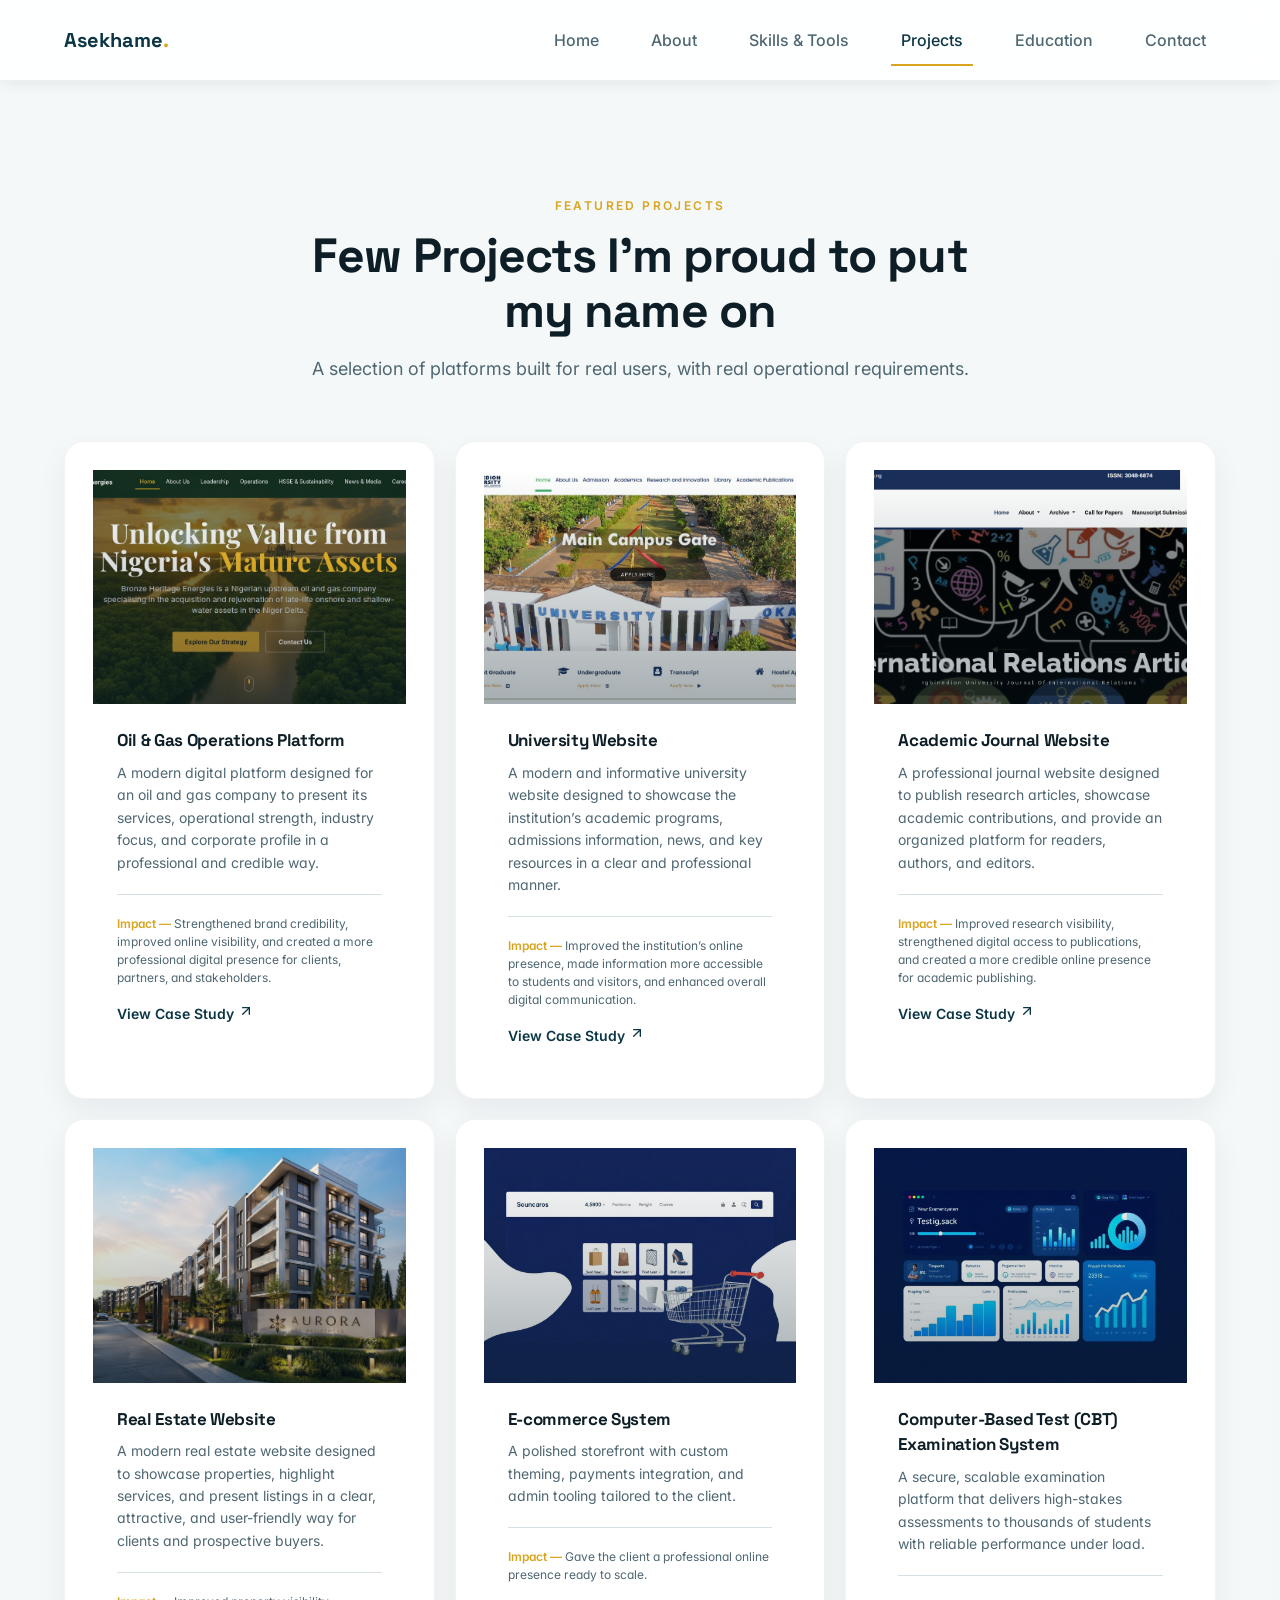
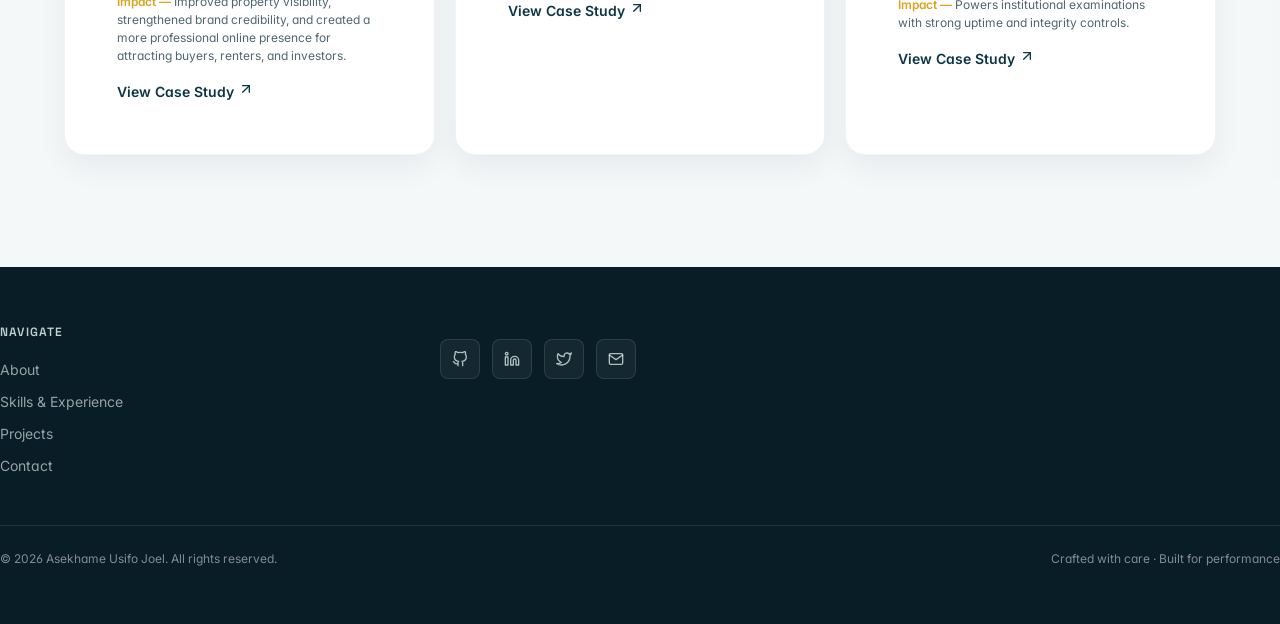
<file: projects.html>
<!DOCTYPE html>
<html lang="en">

<head>
  <meta charset="UTF-8" />
  <meta name="viewport" content="width=device-width, initial-scale=1.0" />
  <title>Projects — Asekhame Usifo Joel</title>
  <meta name="description" content="Featured projects: CBT Examination System, and a WordPress E-commerce build." />
  <link rel="canonical" href="./projects.html" />
  <link rel="stylesheet" href="css/styles.css" />
</head>

<body>
  <header class="navbar">
    <div class="container navbar__inner">
      <a href="index.html" class="navbar__brand">Asekhame<span class="dot">.</span></a>
      <nav>
        <ul class="navbar__links">
          <li><a href="index.html" class="">Home</a></li>
          <li><a href="about.html" class="">About</a></li>
          <li><a href="skills.html" class="">Skills & Tools</a></li>
          <li><a href="projects.html" class="is-active">Projects</a></li>
          <li><a href="education.html" class="">Education</a></li>
          <li><a href="contact.html" class="">Contact</a></li>
        </ul>
      </nav>
      <!-- <a href="https://wa.me/+2348114556256" class="btn btn--primary btn--sm navbar__cta">Hire Me</a> -->
      <button class="navbar__toggle" data-nav-toggle aria-label="Toggle menu">
        <span data-icon-open><svg xmlns="http://www.w3.org/2000/svg" width="24" height="24" viewBox="0 0 24 24"
            fill="none" stroke="currentColor" stroke-width="2" stroke-linecap="round" stroke-linejoin="round">
            <line x1="4" y1="6" x2="20" y2="6" />
            <line x1="4" y1="12" x2="20" y2="12" />
            <line x1="4" y1="18" x2="20" y2="18" />
          </svg></span>
        <span data-icon-close style="display:none;"><svg xmlns="http://www.w3.org/2000/svg" width="24" height="24"
            viewBox="0 0 24 24" fill="none" stroke="currentColor" stroke-width="2" stroke-linecap="round"
            stroke-linejoin="round">
            <line x1="18" y1="6" x2="6" y2="18" />
            <line x1="6" y1="6" x2="18" y2="18" />
          </svg></span>
      </button>
    </div>
    <div class="navbar__mobile" data-nav-mobile>
      <div class="container">
        <ul>
          <li><a href="index.html" class="">Home</a></li>
          <li><a href="about.html" class="">About</a></li>
          <li><a href="skills.html" class="">Skills</a></li>
          <li><a href="projects.html" class="is-active">Projects</a></li>
          <li><a href="education.html" class="">Education</a></li>
          <li><a href="contact.html" class="">Contact</a></li>
          <!-- <li><a href="https://wa.me/+2348114556256" class="btn btn--primary">Hire Me</a></li> -->
        </ul>
      </div>
    </div>
  </header>
  <main>
    <section class="section section--alt">
      <div class="container">
        <div class="section-heading">
          <span class="eyebrow">Featured Projects</span>
          <h2>Few Projects I'm proud to put my name on</h2>
          <p>A selection of platforms built for real users, with real operational requirements.</p>
        </div>
        <div class="card-grid">
          <article class="project-card">
            <div class="project-card__media">
              <img src="assets/project-oil-gas.jpg" alt="Oil and Gas Operations Platform" loading="lazy" width="1024"
                height="768" />
            </div>
            <div class="project-card__body">
              <h3>Oil & Gas Operations Platform</h3>
              <p class="project-card__desc">A modern digital platform designed for an oil and gas company to present its
                services, operational strength, industry focus, and corporate profile in a professional and credible
                way.</p>
              <p class="project-card__impact"><span>Impact —</span> Strengthened brand credibility, improved online
                visibility, and created a more professional digital presence for clients, partners, and stakeholders.
              </p>
              <a href="https://bronzeheritageenergies.ng/" class="project-card__link">View Case Study <svg
                  xmlns="http://www.w3.org/2000/svg" width="16" height="16" viewBox="0 0 24 24" fill="none"
                  stroke="currentColor" stroke-width="2" stroke-linecap="round" stroke-linejoin="round">
                  <line x1="7" y1="17" x2="17" y2="7" />
                  <polyline points="7 7 17 7 17 17" />
                </svg></a>
            </div>
          </article>
          <article class="project-card">
            <div class="project-card__media">
              <img src="assets/project-university.jpg" alt="University Website" loading="lazy" width="1024"
                height="768" />
            </div>
            <div class="project-card__body">
              <h3>University Website</h3>
              <p class="project-card__desc">A modern and informative university website designed to showcase the
                institution’s academic programs, admissions information, news, and key resources in a clear and
                professional manner.</p>
              <p class="project-card__impact"><span>Impact —</span> Improved the institution’s online presence, made
                information more accessible to students and visitors, and enhanced overall digital communication.</p>
              <a href="https://iuokada.edu.ng/" class="project-card__link">View Case Study <svg
                  xmlns="http://www.w3.org/2000/svg" width="16" height="16" viewBox="0 0 24 24" fill="none"
                  stroke="currentColor" stroke-width="2" stroke-linecap="round" stroke-linejoin="round">
                  <line x1="7" y1="17" x2="17" y2="7" />
                  <polyline points="7 7 17 7 17 17" />
                </svg></a>
            </div>
          </article>
          <article class="project-card">
            <div class="project-card__media">
              <img src="assets/project-journal.jpg" alt="Academic Journal Website" loading="lazy" width="1024"
                height="768" />
            </div>
            <div class="project-card__body">
              <h3>Academic Journal Website</h3>
              <p class="project-card__desc">A professional journal website designed to publish research articles,
                showcase academic contributions, and provide an organized platform for readers, authors, and editors.
              </p>
              <p class="project-card__impact"><span>Impact —</span> Improved research visibility, strengthened digital
                access to publications, and created a more credible online presence for academic publishing.</p>
              <a href="https://inter-reljournal.iuokada.edu.ng/" class="project-card__link">View Case Study <svg
                  xmlns="http://www.w3.org/2000/svg" width="16" height="16" viewBox="0 0 24 24" fill="none"
                  stroke="currentColor" stroke-width="2" stroke-linecap="round" stroke-linejoin="round">
                  <line x1="7" y1="17" x2="17" y2="7" />
                  <polyline points="7 7 17 7 17 17" />
                </svg></a>
            </div>
          </article>
          <article class="project-card">
            <div class="project-card__media">
              <img src="assets/project-real-estate.jpg" alt="Real Estate Website" loading="lazy" width="1024"
                height="768" />
            </div>
            <div class="project-card__body">
              <h3>Real Estate Website</h3>
              <p class="project-card__desc">A modern real estate website designed to showcase properties, highlight
                services, and present listings in a clear, attractive, and user-friendly way for clients and prospective
                buyers.</p>
              <p class="project-card__impact"><span>Impact —</span> Improved property visibility, strengthened brand
                credibility, and created a more professional online presence for attracting buyers, renters, and
                investors.</p>
              <a href="https://github.com/Asekhame-Joel/realestate-Laravel-" class="project-card__link">View Case Study
                <svg xmlns="http://www.w3.org/2000/svg" width="16" height="16" viewBox="0 0 24 24" fill="none"
                  stroke="currentColor" stroke-width="2" stroke-linecap="round" stroke-linejoin="round">
                  <line x1="7" y1="17" x2="17" y2="7" />
                  <polyline points="7 7 17 7 17 17" />
                </svg></a>
            </div>
          </article>
          <article class="project-card">
            <div class="project-card__media">
              <img src="assets/project-ecommerce.jpg" alt="E-commerce Website" loading="lazy" width="1024"
                height="768" />
            </div>
            <div class="project-card__body">
              <h3>E-commerce System</h3>
              <p class="project-card__desc">A polished storefront with custom theming, payments
                integration, and admin tooling tailored to the client.</p>
              <p class="project-card__impact"><span>Impact —</span> Gave the client a professional online presence ready
                to scale.</p>
              <a href="https://github.com/Asekhame-Joel/Witeh-Platform" class="project-card__link">View Case Study <svg
                  xmlns="http://www.w3.org/2000/svg" width="16" height="16" viewBox="0 0 24 24" fill="none"
                  stroke="currentColor" stroke-width="2" stroke-linecap="round" stroke-linejoin="round">
                  <line x1="7" y1="17" x2="17" y2="7" />
                  <polyline points="7 7 17 7 17 17" />
                </svg></a>
            </div>
          </article>
          <article class="project-card">
            <div class="project-card__media">
              <img src="assets/project-cbt.jpg" alt="Computer-Based Test (CBT) Examination System" loading="lazy"
                width="1024" height="768" />
            </div>
            <div class="project-card__body">
              <h3>Computer-Based Test (CBT) Examination System</h3>
              <p class="project-card__desc">A secure, scalable examination platform that delivers high-stakes
                assessments to thousands of students with reliable performance under load.</p>
              <p class="project-card__impact"><span>Impact —</span> Powers institutional examinations with strong uptime
                and integrity controls.</p>
              <a href="#" class="project-card__link">View Case Study <svg xmlns="http://www.w3.org/2000/svg" width="16"
                  height="16" viewBox="0 0 24 24" fill="none" stroke="currentColor" stroke-width="2"
                  stroke-linecap="round" stroke-linejoin="round">
                  <line x1="7" y1="17" x2="17" y2="7" />
                  <polyline points="7 7 17 7 17 17" />
                </svg></a>
            </div>
          </article>
        </div>
      </div>
    </section>
  </main>
  <footer class="footer pt-10 mt-10">
    <div class="container footer__inner">
      <div class="footer__grid">

        <div>
          <h4 class="footer__title">Navigate</h4>
          <ul class="footer__links">
            <li><a href="about.html">About</a></li>
            <li><a href="skills-experience.html">Skills & Experience</a></li>
            <li><a href="projects.html">Projects</a></li>
            <li><a href="contact.html">Contact</a></li>
          </ul>
        </div>
        <div class="footer__socials">
          <a href="https://github.com/Asekhame-Joel" aria-label="GitHub">
            <svg xmlns="http://www.w3.org/2000/svg" width="16" height="16" viewBox="0 0 24 24" fill="none"
              stroke="currentColor" stroke-width="2" stroke-linecap="round" stroke-linejoin="round">
              <path
                d="M9 19c-5 1.5-5-2.5-7-3m14 6v-3.87a3.37 3.37 0 0 0-.94-2.61c3.14-.35 6.44-1.54 6.44-7A5.44 5.44 0 0 0 20 4.77 5.07 5.07 0 0 0 19.91 1S18.73.65 16 2.48a13.38 13.38 0 0 0-7 0C6.27.65 5.09 1 5.09 1A5.07 5.07 0 0 0 5 4.77a5.44 5.44 0 0 0-1.5 3.78c0 5.42 3.3 6.61 6.44 7A3.37 3.37 0 0 0 9 18.13V22" />
            </svg>
          </a>

          <a href="https://www.linkedin.com/in/joel-asekhame-37140517a/" aria-label="LinkedIn">
            <svg xmlns="http://www.w3.org/2000/svg" width="16" height="16" viewBox="0 0 24 24" fill="none"
              stroke="currentColor" stroke-width="2" stroke-linecap="round" stroke-linejoin="round">
              <path d="M16 8a6 6 0 0 1 6 6v7h-4v-7a2 2 0 0 0-4 0v7h-4v-7a6 6 0 0 1 6-6z" />
              <rect x="2" y="9" width="4" height="12" />
              <circle cx="4" cy="4" r="2" />
            </svg>
          </a>

          <a href="#" aria-label="Twitter">
            <svg xmlns="http://www.w3.org/2000/svg" width="16" height="16" viewBox="0 0 24 24" fill="none"
              stroke="currentColor" stroke-width="2" stroke-linecap="round" stroke-linejoin="round">
              <path
                d="M23 3a10.9 10.9 0 0 1-3.14 1.53 4.48 4.48 0 0 0-7.86 3v1A10.66 10.66 0 0 1 3 4s-4 9 5 13a11.64 11.64 0 0 1-7 2c9 5 20 0 20-11.5a4.5 4.5 0 0 0-.08-.83A7.72 7.72 0 0 0 23 3z" />
            </svg>
          </a>

          <a href="mailto:asekhamejoel@gmail.com" aria-label="Email">
            <svg xmlns="http://www.w3.org/2000/svg" width="16" height="16" viewBox="0 0 24 24" fill="none"
              stroke="currentColor" stroke-width="2" stroke-linecap="round" stroke-linejoin="round">
              <path d="M4 4h16c1.1 0 2 .9 2 2v12c0 1.1-.9 2-2 2H4c-1.1 0-2-.9-2-2V6c0-1.1.9-2 2-2z" />
              <polyline points="22,6 12,13 2,6" />
            </svg>
          </a>
        </div>
      </div>
      <div class="footer__bottom">
        <p>© 2026 Asekhame Usifo Joel. All rights reserved.</p>
        <p>Crafted with care · Built for performance</p>
      </div>
    </div>
  </footer>
  <script src="js/main.js" defer></script>
</body>

</html>
</file>
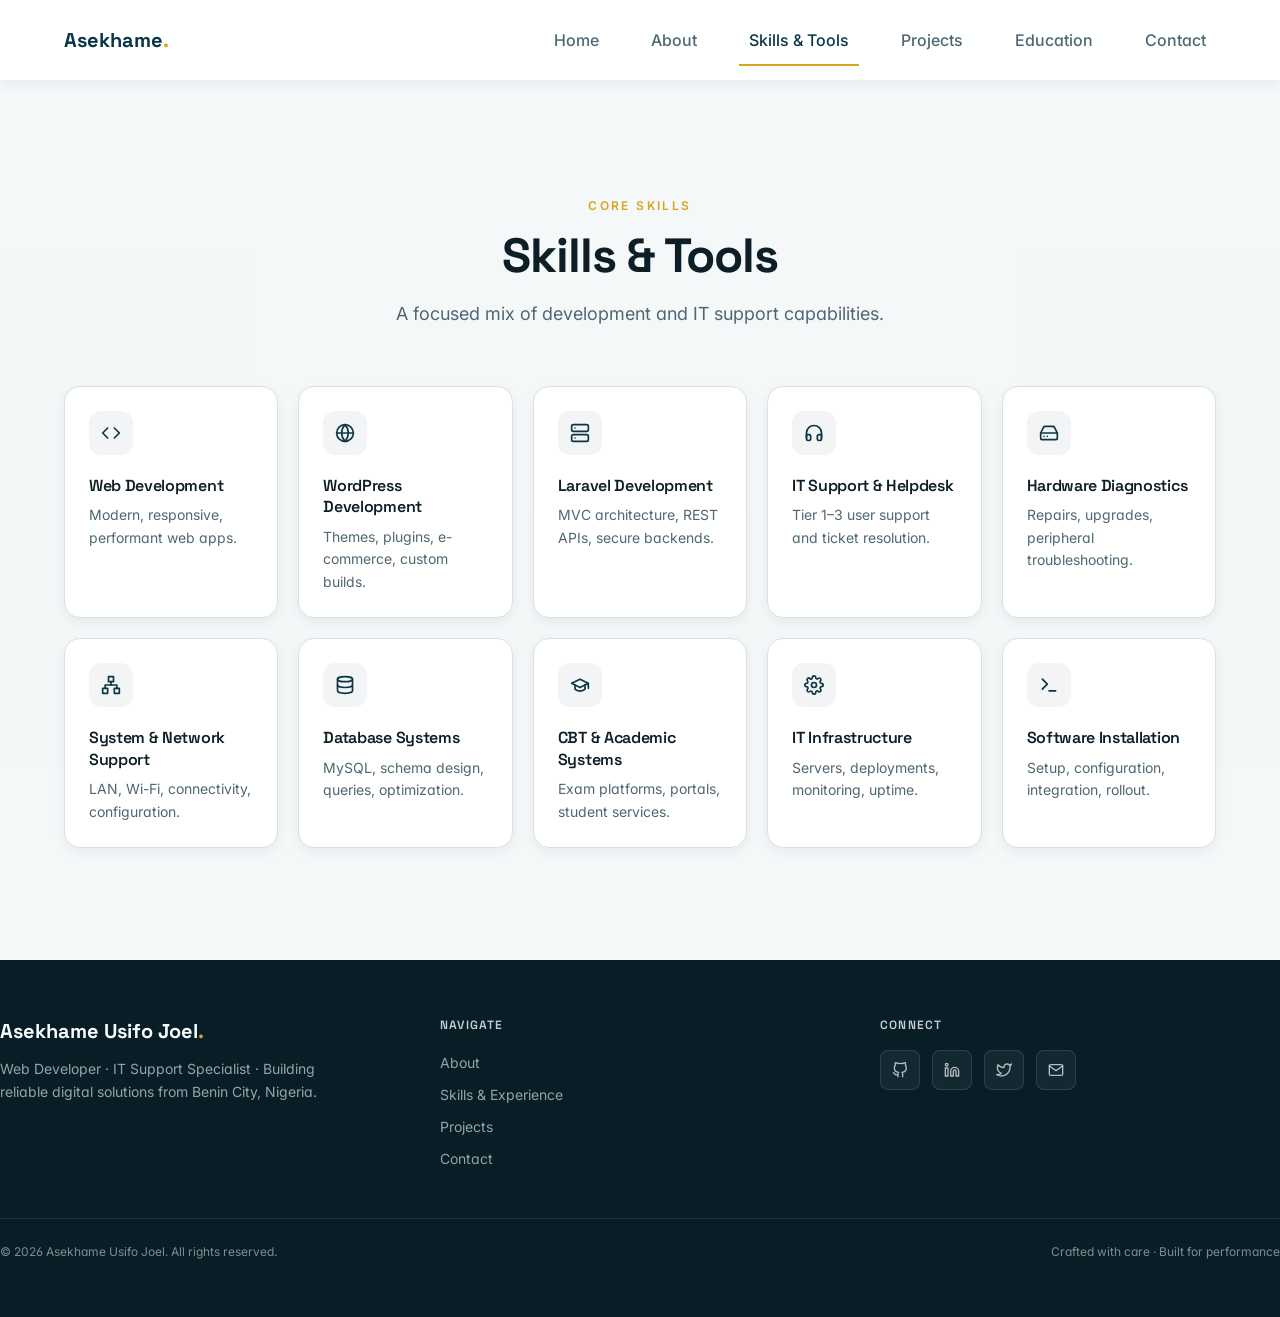
<file: skills.html>
<!DOCTYPE html>
<html lang="en">

<head>
  <meta charset="UTF-8" />
  <meta name="viewport" content="width=device-width, initial-scale=1.0" />
  <title>Skills & Experience — Asekhame Usifo Joel</title>
  <meta name="description" content="Skills and professional experience of Asekhame Usifo Joel." />
  <link rel="canonical" href="./skills-experience.html" />
  <link rel="stylesheet" href="css/styles.css" />
</head>

<body>
  <header class="navbar">
    <div class="container navbar__inner">
      <a href="index.html" class="navbar__brand">Asekhame<span class="dot">.</span></a>
      <nav>
        <ul class="navbar__links">
          <li><a href="index.html" class="">Home</a></li>
          <li><a href="about.html" class="">About</a></li>
          <li><a href="skills-experience.html" class="is-active">Skills & Tools</a></li>
          <li><a href="projects.html" class="">Projects</a></li>
          <li><a href="education.html" class="">Education</a></li>
          <li><a href="contact.html" class="">Contact</a></li>
        </ul>
      </nav>
      <!-- <a href="https://wa.me/+2348114556256" class="btn btn--primary btn--sm navbar__cta">Hire Me</a> -->
      <button class="navbar__toggle" data-nav-toggle aria-label="Toggle menu">
        <span data-icon-open>
          <svg xmlns="http://www.w3.org/2000/svg" width="24" height="24" viewBox="0 0 24 24" fill="none"
            stroke="currentColor" stroke-width="2" stroke-linecap="round" stroke-linejoin="round">
            <line x1="4" y1="6" x2="20" y2="6" />
            <line x1="4" y1="12" x2="20" y2="12" />
            <line x1="4" y1="18" x2="20" y2="18" />
          </svg>
        </span>
        <span data-icon-close style="display:none;">
          <svg xmlns="http://www.w3.org/2000/svg" width="24" height="24" viewBox="0 0 24 24" fill="none"
            stroke="currentColor" stroke-width="2" stroke-linecap="round" stroke-linejoin="round">
            <line x1="18" y1="6" x2="6" y2="18" />
            <line x1="6" y1="6" x2="18" y2="18" />
          </svg>
        </span>
      </button>
    </div>

    <div class="navbar__mobile" data-nav-mobile>
      <div class="container">
        <ul>
          <li><a href="index.html" class="">Home</a></li>
          <li><a href="about.html" class="">About</a></li>
          <li><a href="skills-experience.html" class="is-active">Skills & Experience</a></li>
          <li><a href="projects.html" class="">Projects</a></li>
          <li><a href="education.html" class="">Education</a></li>
          <li><a href="contact.html" class="">Contact</a></li>
          <!-- <li><a href="https://wa.me/+2348114556256" class="btn btn--primary">Hire Me</a></li> -->
        </ul>
      </div>
    </div>
  </header>

  <main>
    <!-- Skills Section -->
    <section class="section section--alt">
      <div class="container">
        <div class="section-heading">
          <span class="eyebrow">Core Skills</span>
          <h2>Skills & Tools</h2>
          <p>A focused mix of development and IT support capabilities.</p>
        </div>

        <div class="card-grid card-grid--5">
          <article class="tile animate-fade-up" style="animation-delay: 0ms">
            <div class="tile__icon">
              <svg xmlns="http://www.w3.org/2000/svg" width="20" height="20" viewBox="0 0 24 24" fill="none"
                stroke="currentColor" stroke-width="2" stroke-linecap="round" stroke-linejoin="round">
                <polyline points="16 18 22 12 16 6" />
                <polyline points="8 6 2 12 8 18" />
              </svg>
            </div>
            <h3>Web Development</h3>
            <p>Modern, responsive, performant web apps.</p>
          </article>

          <article class="tile animate-fade-up" style="animation-delay: 50ms">
            <div class="tile__icon">
              <svg xmlns="http://www.w3.org/2000/svg" width="20" height="20" viewBox="0 0 24 24" fill="none"
                stroke="currentColor" stroke-width="2" stroke-linecap="round" stroke-linejoin="round">
                <circle cx="12" cy="12" r="10" />
                <line x1="2" y1="12" x2="22" y2="12" />
                <path d="M12 2a15.3 15.3 0 0 1 4 10 15.3 15.3 0 0 1-4 10 15.3 15.3 0 0 1-4-10 15.3 15.3 0 0 1 4-10z" />
              </svg>
            </div>
            <h3>WordPress Development</h3>
            <p>Themes, plugins, e-commerce, custom builds.</p>
          </article>

          <article class="tile animate-fade-up" style="animation-delay: 100ms">
            <div class="tile__icon">
              <svg xmlns="http://www.w3.org/2000/svg" width="20" height="20" viewBox="0 0 24 24" fill="none"
                stroke="currentColor" stroke-width="2" stroke-linecap="round" stroke-linejoin="round">
                <rect x="2" y="2" width="20" height="8" rx="2" />
                <rect x="2" y="14" width="20" height="8" rx="2" />
                <line x1="6" y1="6" x2="6.01" y2="6" />
                <line x1="6" y1="18" x2="6.01" y2="18" />
              </svg>
            </div>
            <h3>Laravel Development</h3>
            <p>MVC architecture, REST APIs, secure backends.</p>
          </article>

          <article class="tile animate-fade-up" style="animation-delay: 150ms">
            <div class="tile__icon">
              <svg xmlns="http://www.w3.org/2000/svg" width="20" height="20" viewBox="0 0 24 24" fill="none"
                stroke="currentColor" stroke-width="2" stroke-linecap="round" stroke-linejoin="round">
                <path d="M3 18v-6a9 9 0 0 1 18 0v6" />
                <path
                  d="M21 19a2 2 0 0 1-2 2h-1a2 2 0 0 1-2-2v-3a2 2 0 0 1 2-2h3zM3 19a2 2 0 0 0 2 2h1a2 2 0 0 0 2-2v-3a2 2 0 0 0-2-2H3z" />
              </svg>
            </div>
            <h3>IT Support & Helpdesk</h3>
            <p>Tier 1–3 user support and ticket resolution.</p>
          </article>

          <article class="tile animate-fade-up" style="animation-delay: 200ms">
            <div class="tile__icon">
              <svg xmlns="http://www.w3.org/2000/svg" width="20" height="20" viewBox="0 0 24 24" fill="none"
                stroke="currentColor" stroke-width="2" stroke-linecap="round" stroke-linejoin="round">
                <line x1="22" y1="12" x2="2" y2="12" />
                <path
                  d="M5.45 5.11L2 12v6a2 2 0 0 0 2 2h16a2 2 0 0 0 2-2v-6l-3.45-6.89A2 2 0 0 0 16.76 4H7.24a2 2 0 0 0-1.79 1.11z" />
                <line x1="6" y1="16" x2="6.01" y2="16" />
                <line x1="10" y1="16" x2="10.01" y2="16" />
              </svg>
            </div>
            <h3>Hardware Diagnostics</h3>
            <p>Repairs, upgrades, peripheral troubleshooting.</p>
          </article>

          <article class="tile animate-fade-up" style="animation-delay: 250ms">
            <div class="tile__icon">
              <svg xmlns="http://www.w3.org/2000/svg" width="20" height="20" viewBox="0 0 24 24" fill="none"
                stroke="currentColor" stroke-width="2" stroke-linecap="round" stroke-linejoin="round">
                <rect x="9" y="2" width="6" height="6" />
                <rect x="16" y="16" width="6" height="6" />
                <rect x="2" y="16" width="6" height="6" />
                <path d="M5 16v-4h14v4" />
                <path d="M12 12V8" />
              </svg>
            </div>
            <h3>System & Network Support</h3>
            <p>LAN, Wi-Fi, connectivity, configuration.</p>
          </article>

          <article class="tile animate-fade-up" style="animation-delay: 300ms">
            <div class="tile__icon">
              <svg xmlns="http://www.w3.org/2000/svg" width="20" height="20" viewBox="0 0 24 24" fill="none"
                stroke="currentColor" stroke-width="2" stroke-linecap="round" stroke-linejoin="round">
                <ellipse cx="12" cy="5" rx="9" ry="3" />
                <path d="M3 5v14a9 3 0 0 0 18 0V5" />
                <path d="M3 12a9 3 0 0 0 18 0" />
              </svg>
            </div>
            <h3>Database Systems</h3>
            <p>MySQL, schema design, queries, optimization.</p>
          </article>

          <article class="tile animate-fade-up" style="animation-delay: 350ms">
            <div class="tile__icon">
              <svg xmlns="http://www.w3.org/2000/svg" width="20" height="20" viewBox="0 0 24 24" fill="none"
                stroke="currentColor" stroke-width="2" stroke-linecap="round" stroke-linejoin="round">
                <path d="M22 10v6M2 10l10-5 10 5-10 5z" />
                <path d="M6 12v5c3 3 9 3 12 0v-5" />
              </svg>
            </div>
            <h3>CBT & Academic Systems</h3>
            <p>Exam platforms, portals, student services.</p>
          </article>

          <article class="tile animate-fade-up" style="animation-delay: 400ms">
            <div class="tile__icon">
              <svg xmlns="http://www.w3.org/2000/svg" width="20" height="20" viewBox="0 0 24 24" fill="none"
                stroke="currentColor" stroke-width="2" stroke-linecap="round" stroke-linejoin="round">
                <circle cx="12" cy="12" r="3" />
                <path
                  d="M19.4 15a1.65 1.65 0 0 0 .33 1.82l.06.06a2 2 0 1 1-2.83 2.83l-.06-.06a1.65 1.65 0 0 0-1.82-.33 1.65 1.65 0 0 0-1 1.51V21a2 2 0 1 1-4 0v-.09A1.65 1.65 0 0 0 9 19.4a1.65 1.65 0 0 0-1.82.33l-.06.06a2 2 0 1 1-2.83-2.83l.06-.06a1.65 1.65 0 0 0 .33-1.82 1.65 1.65 0 0 0-1.51-1H3a2 2 0 1 1 0-4h.09A1.65 1.65 0 0 0 4.6 9a1.65 1.65 0 0 0-.33-1.82l-.06-.06a2 2 0 1 1 2.83-2.83l.06.06a1.65 1.65 0 0 0 1.82.33H9a1.65 1.65 0 0 0 1-1.51V3a2 2 0 1 1 4 0v.09a1.65 1.65 0 0 0 1 1.51 1.65 1.65 0 0 0 1.82-.33l.06-.06a2 2 0 1 1 2.83 2.83l-.06.06a1.65 1.65 0 0 0-.33 1.82V9a1.65 1.65 0 0 0 1.51 1H21a2 2 0 1 1 0 4h-.09a1.65 1.65 0 0 0-1.51 1z" />
              </svg>
            </div>
            <h3>IT Infrastructure</h3>
            <p>Servers, deployments, monitoring, uptime.</p>
          </article>

          <article class="tile animate-fade-up" style="animation-delay: 450ms">
            <div class="tile__icon">
              <svg xmlns="http://www.w3.org/2000/svg" width="20" height="20" viewBox="0 0 24 24" fill="none"
                stroke="currentColor" stroke-width="2" stroke-linecap="round" stroke-linejoin="round">
                <polyline points="4 17 10 11 4 5" />
                <line x1="12" y1="19" x2="20" y2="19" />
              </svg>
            </div>
            <h3>Software Installation</h3>
            <p>Setup, configuration, integration, rollout.</p>
          </article>
        </div>
      </div>
    </section>


  </main>

  <footer class="footer">
    <div class="container footer__inner">
      <div class="footer__grid">
        <div>
          <p class="footer__brand">Asekhame Usifo Joel<span class="dot">.</span></p>
          <p class="footer__bio">Web Developer · IT Support Specialist · Building reliable digital solutions from Benin
            City, Nigeria.</p>
        </div>

        <div>
          <h4 class="footer__title">Navigate</h4>
          <ul class="footer__links">
            <li><a href="about.html">About</a></li>
            <li><a href="skills-experience.html">Skills & Experience</a></li>
            <li><a href="projects.html">Projects</a></li>
            <li><a href="contact.html">Contact</a></li>
          </ul>
        </div>

        <div>
          <h4 class="footer__title">Connect</h4>
          <div class="footer__socials">
            <a href="https://github.com/Asekhame-Joel" aria-label="GitHub">
              <svg xmlns="http://www.w3.org/2000/svg" width="16" height="16" viewBox="0 0 24 24" fill="none"
                stroke="currentColor" stroke-width="2" stroke-linecap="round" stroke-linejoin="round">
                <path
                  d="M9 19c-5 1.5-5-2.5-7-3m14 6v-3.87a3.37 3.37 0 0 0-.94-2.61c3.14-.35 6.44-1.54 6.44-7A5.44 5.44 0 0 0 20 4.77 5.07 5.07 0 0 0 19.91 1S18.73.65 16 2.48a13.38 13.38 0 0 0-7 0C6.27.65 5.09 1 5.09 1A5.07 5.07 0 0 0 5 4.77a5.44 5.44 0 0 0-1.5 3.78c0 5.42 3.3 6.61 6.44 7A3.37 3.37 0 0 0 9 18.13V22" />
              </svg>
            </a>
            <a href="https://www.linkedin.com/in/joel-asekhame-37140517a/" aria-label="LinkedIn">
              <svg xmlns="http://www.w3.org/2000/svg" width="16" height="16" viewBox="0 0 24 24" fill="none"
                stroke="currentColor" stroke-width="2" stroke-linecap="round" stroke-linejoin="round">
                <path d="M16 8a6 6 0 0 1 6 6v7h-4v-7a2 2 0 0 0-4 0v7h-4v-7a6 6 0 0 1 6-6z" />
                <rect x="2" y="9" width="4" height="12" />
                <circle cx="4" cy="4" r="2" />
              </svg>
            </a>
            <a href="#" aria-label="Twitter">
              <svg xmlns="http://www.w3.org/2000/svg" width="16" height="16" viewBox="0 0 24 24" fill="none"
                stroke="currentColor" stroke-width="2" stroke-linecap="round" stroke-linejoin="round">
                <path
                  d="M23 3a10.9 10.9 0 0 1-3.14 1.53 4.48 4.48 0 0 0-7.86 3v1A10.66 10.66 0 0 1 3 4s-4 9 5 13a11.64 11.64 0 0 1-7 2c9 5 20 0 20-11.5a4.5 4.5 0 0 0-.08-.83A7.72 7.72 0 0 0 23 3z" />
              </svg>
            </a>
            <a href="mailto:asekhamejoel@gmail.com" aria-label="Email">
              <svg xmlns="http://www.w3.org/2000/svg" width="16" height="16" viewBox="0 0 24 24" fill="none"
                stroke="currentColor" stroke-width="2" stroke-linecap="round" stroke-linejoin="round">
                <path d="M4 4h16c1.1 0 2 .9 2 2v12c0 1.1-.9 2-2 2H4c-1.1 0-2-.9-2-2V6c0-1.1.9-2 2-2z" />
                <polyline points="22,6 12,13 2,6" />
              </svg>
            </a>
          </div>
        </div>
      </div>

      <div class="footer__bottom">
        <p>© 2026 Asekhame Usifo Joel. All rights reserved.</p>
        <p>Crafted with care · Built for performance</p>
      </div>
    </div>
  </footer>

  <script src="js/main.js" defer></script>
</body>

</html>
</file>
<file: css/styles.css>
/* =========================================================
   Asekhame Usifo Joel — Portfolio (Pure HTML + CSS)
   Design: Deep Ocean Teal · Premium professional
   ========================================================= */

@import url('https://fonts.googleapis.com/css2?family=Inter:wght@300;400;500;600;700;800&family=Space+Grotesk:wght@500;600;700&display=swap');

:root {
  --background: hsl(195, 25%, 98%);
  --foreground: hsl(200, 50%, 10%);
  --card: hsl(0, 0%, 100%);
  --card-foreground: hsl(200, 50%, 10%);

  --primary: hsl(196, 70%, 16%);
  --primary-foreground: hsl(190, 40%, 98%);
  --primary-glow: hsl(187, 85%, 43%);

  --secondary: hsl(195, 25%, 94%);
  --muted: hsl(195, 22%, 93%);
  --muted-foreground: hsl(200, 18%, 38%);

  --accent: hsl(43, 74%, 49%);
  --accent-foreground: hsl(200, 50%, 10%);

  --border: hsl(195, 22%, 87%);
  --input: hsl(195, 22%, 90%);

  --navy-900: hsl(198, 65%, 9%);
  --navy-800: hsl(197, 60%, 14%);
  --navy-700: hsl(196, 50%, 20%);

  --gradient-hero: linear-gradient(135deg, hsl(198, 65%, 9%) 0%, hsl(197, 60%, 16%) 50%, hsl(190, 55%, 24%) 100%);
  --gradient-accent: linear-gradient(135deg, hsl(187, 85%, 43%), hsl(184, 78%, 55%));
  --gradient-card: linear-gradient(145deg, hsl(0, 0%, 100%), hsl(195, 25%, 97%));
  --gradient-glow: radial-gradient(circle at 50% 0%, hsla(187, 85%, 43%, 0.18), transparent 60%);

  --shadow-soft: 0 4px 14px -2px hsla(198, 65%, 9%, 0.08);
  --shadow-elegant: 0 10px 30px -10px hsla(198, 65%, 9%, 0.22);
  --shadow-glow: 0 0 40px hsla(187, 85%, 43%, 0.3);

  --radius: 0.75rem;
  --transition: all 0.3s cubic-bezier(0.4, 0, 0.2, 1);
}

/* ---------- Reset ---------- */
*,
*::before,
*::after {
  box-sizing: border-box;
}

* {
  margin: 0;
  padding: 0;
  border: 0 solid var(--border);
}

html {
  scroll-behavior: smooth;
  -webkit-text-size-adjust: 100%;
}

body {
  font-family: 'Inter', system-ui, -apple-system, sans-serif;
  background: var(--background);
  color: var(--foreground);
  line-height: 1.5;
  -webkit-font-smoothing: antialiased;
  font-feature-settings: "cv02", "cv03", "cv04", "cv11";
  min-height: 100vh;
  display: flex;
  flex-direction: column;
}

main {
  flex: 1;
  padding-top: 64px;
}

@media (min-width: 768px) {
  main {
    padding-top: 80px;
  }
}

img {
  max-width: 100%;
  height: auto;
  display: block;
}

a {
  color: inherit;
  text-decoration: none;
}

button {
  font: inherit;
  cursor: pointer;
  background: none;
}

ul {
  list-style: none;
}

h1,
h2,
h3,
h4,
h5,
h6 {
  font-family: 'Space Grotesk', system-ui, sans-serif;
  letter-spacing: -0.02em;
  color: var(--foreground);
}

::selection {
  background: hsla(196, 70%, 16%, 0.2);
  color: var(--primary);
}

/* ---------- Layout helpers ---------- */
.container {
  width: 100%;
  max-width: 80rem;
  margin: 0 auto;
  padding: 0 1.5rem;
}

@media (min-width: 768px) {
  .container {
    padding: 0 2.5rem;
  }
}

@media (min-width: 1024px) {
  .container {
    padding: 0 4rem;
  }
}

.section {
  padding: 5rem 0;
}

@media (min-width: 768px) {
  .section {
    padding: 7rem 0;
  }
}

.section--alt {
  background: hsla(195, 25%, 94%, 0.4);
}

/* ---------- Navbar ---------- */
.navbar {
  position: fixed;
  inset: 0 0 auto 0;
  z-index: 50;
  background: hsla(0, 0%, 100%, 0.85);
  backdrop-filter: blur(12px);
  -webkit-backdrop-filter: blur(12px);
  border-bottom: 1px solid hsla(195, 22%, 87%, 0.5);
  box-shadow: var(--shadow-soft);
  transition: var(--transition);
}

.navbar__inner {
  display: flex;
  align-items: center;
  justify-content: space-between;
  height: 64px;
}

@media (min-width: 768px) {
  .navbar__inner {
    height: 80px;
  }
}

@media (max-width: 768px) {
  .footer__grid {
    grid-template-columns: 1fr;
    gap: 2rem;
    text-align: center;
  }

  .footer__title {
    margin-bottom: 0.75rem;
  }

  .footer__links {
    padding: 0;
    margin: 0;
    list-style: none;
  }

  .footer__links li {
    margin-bottom: 0.75rem;
  }

  .footer__socials {
    display: flex;
    justify-content: center;
    align-items: center;
    flex-wrap: wrap;
    gap: 0.75rem;
    margin-top: 1rem;
  }

  .footer__socials a {
    width: 2.5rem;
    height: 2.5rem;
    display: inline-flex;
    align-items: center;
    justify-content: center;
    border-radius: 0.75rem;
    text-decoration: none;
  }

  .footer__email {
    margin-top: 1rem;
    text-align: center;
    word-break: break-word;
  }

  .footer__bottom {
    display: flex;
    flex-direction: column;
    gap: 0.5rem;
    text-align: center;
    margin-top: 2rem;
  }
}

.navbar__brand {
  font-family: 'Space Grotesk', sans-serif;
  font-weight: 700;
  font-size: 1.125rem;
  color: var(--primary);
}

.navbar__brand .dot {
  color: var(--accent);
}

@media (min-width: 768px) {
  .navbar__brand {
    font-size: 1.25rem;
  }
}

.navbar__links {
  display: none;
  align-items: center;
  gap: 2rem;
}

@media (min-width: 1024px) {
  .navbar__links {
    display: flex;

  }
}

.navbar__links a {
  font-size: 1rem;
  font-weight: 500;
  color: var(--muted-foreground);
  position: relative;
  transition: color 0.2s;
  padding: 10px;

}

.navbar__links a::after {
  content: "";
  position: absolute;
  left: 0;
  bottom: -6px;
  height: 2px;
  width: 0;
  background: var(--accent);
  transition: width 0.3s;
}

.navbar__links a:hover {
  color: var(--primary);
}

.navbar__links a:hover::after,
.navbar__links a.is-active::after {
  width: 100%;
}

.navbar__links a.is-active {
  color: var(--primary);
}

.navbar__cta {
  display: none;
}

@media (min-width: 1024px) {
  .navbar__cta {
    display: inline-flex;
  }
}

.navbar__toggle {
  display: inline-flex;
  align-items: center;
  justify-content: center;
  padding: 0.5rem;
  color: var(--primary);
  border-radius: 0.5rem;
}

@media (min-width: 1024px) {
  .navbar__toggle {
    display: none;
  }
}

.navbar__mobile {
  display: none;
  border-top: 1px solid hsla(195, 22%, 87%, 0.5);
  background: hsla(0, 0%, 100%, 0.95);
  backdrop-filter: blur(12px);
  animation: fadeIn 0.3s ease-out both;
}

.navbar__mobile.is-open {
  display: block;
}

.navbar__mobile ul {
  display: flex;
  flex-direction: column;
  gap: 0.25rem;
  padding: 1rem 0;
}

.navbar__mobile a {
  display: block;
  padding: 0.75rem 0.5rem;
  font-size: 0.875rem;
  font-weight: 500;
  color: var(--foreground);
  border-radius: 0.5rem;
}

.navbar__mobile a:hover,
.navbar__mobile a.is-active {
  color: var(--accent);
}

.navbar__mobile .btn {
  width: 100%;
  margin-top: 0.5rem;
}

/* ---------- Buttons ---------- */
.btn {
  display: inline-flex;
  align-items: center;
  justify-content: center;
  gap: 0.5rem;
  font-weight: 600;
  font-size: 0.875rem;
  padding: 0.625rem 1.125rem;
  border-radius: 0.5rem;
  transition: var(--transition);
  white-space: nowrap;
  border: 1px solid transparent;
  cursor: pointer;
}

.btn--lg {
  padding: 0.875rem 1.5rem;
  font-size: 0.95rem;
}

.btn--sm {
  padding: 0.5rem 0.875rem;
  font-size: 0.8125rem;
}

.btn--primary {
  background: var(--primary);
  color: var(--primary-foreground);
}

.btn--primary:hover {
  background: hsla(196, 70%, 16%, 0.9);
  transform: translateY(-1px);
}

.btn--accent {
  background: var(--accent);
  color: var(--accent-foreground);
  box-shadow: var(--shadow-glow);
}

.btn--accent:hover {
  background: hsla(43, 74%, 49%, 0.9);
  transform: translateY(-1px);
}

.btn--outline {
  border-color: hsla(255, 255%, 255%, 0.2);
  background: hsla(255, 255%, 255%, 0.05);
  color: var(--primary-foreground);
}

.btn--outline:hover {
  background: hsla(255, 255%, 255%, 0.12);
}

.btn--ghost {
  color: var(--primary-foreground);
}

.btn--ghost:hover {
  background: hsla(255, 255%, 255%, 0.1);
}

.btn .icon {
  width: 1rem;
  height: 1rem;
}

/* ---------- Section heading ---------- */
.section-heading {
  max-width: 42rem;
  margin: 0 auto;
  text-align: center;
}

.section-heading.left {
  margin: 0;
  text-align: left;
}

.eyebrow {
  display: inline-block;
  font-size: 0.75rem;
  font-weight: 600;
  text-transform: uppercase;
  letter-spacing: 0.2em;
  color: var(--accent);
}

.section-heading h2 {
  margin-top: 0.75rem;
  font-size: 1.875rem;
  font-weight: 700;
  line-height: 1.15;
}

@media (min-width: 768px) {
  .section-heading h2 {
    font-size: 2.5rem;
  }
}

@media (min-width: 1024px) {
  .section-heading h2 {
    font-size: 3rem;
  }
}

.section-heading p {
  margin-top: 1rem;
  font-size: 1rem;
  color: var(--muted-foreground);
  line-height: 1.7;
}

@media (min-width: 768px) {
  .section-heading p {
    font-size: 1.125rem;
  }
}

/* ---------- Hero ---------- */
.hero {
  position: relative;
  overflow: hidden;
  background: var(--gradient-hero);
  color: var(--primary-foreground);
  padding: 3rem 0 5rem;
}

@media (min-width: 768px) {
  .hero {
    padding: 5rem 0 7rem;
  }
}

.hero::before {
  content: "";
  position: absolute;
  inset: 0;
  background: var(--gradient-glow);
  opacity: 0.6;
  pointer-events: none;
}

.hero::after {
  content: "";
  position: absolute;
  inset: 0;
  background-image: radial-gradient(circle at 1px 1px, white 1px, transparent 0);
  background-size: 32px 32px;
  opacity: 0.07;
  pointer-events: none;
}

.hero__grid {
  position: relative;
  display: grid;
  grid-template-columns: 1fr;
  gap: 3rem;
  align-items: center;
}

@media (min-width: 1024px) {
  .hero__grid {
    grid-template-columns: 1fr 1fr;
    gap: 4rem;
  }
}

.hero__badge {
  display: inline-flex;
  align-items: center;
  gap: 0.5rem;
  padding: 0.375rem 1rem;
  font-size: 0.75rem;
  font-weight: 500;
  letter-spacing: 0.04em;
  border-radius: 9999px;
  border: 1px solid hsla(0, 0%, 100%, 0.15);
  background: hsla(0, 0%, 100%, 0.05);
  color: hsla(190, 40%, 98%, 0.9);
}

.hero__badge .dot {
  width: 6px;
  height: 6px;
  border-radius: 9999px;
  background: var(--accent);
  animation: pulse 2s ease-in-out infinite;
}

.hero h1 {
  margin-top: 1.5rem;
  font-family: 'Space Grotesk', sans-serif;
  font-size: 2.25rem;
  font-weight: 700;
  line-height: 1.05;
  color: var(--primary-foreground);
}

@media (min-width: 640px) {
  .hero h1 {
    font-size: 3rem;
  }
}

@media (min-width: 1024px) {
  .hero h1 {
    font-size: 3.75rem;
  }
}

@media (min-width: 1280px) {
  .hero h1 {
    font-size: 4.5rem;
  }
}

.hero__role {
  margin-top: 1.25rem;
  font-size: 1rem;
  font-weight: 500;
  color: hsla(190, 40%, 98%, 0.8);
}

@media (min-width: 768px) {
  .hero__role {
    font-size: 1.125rem;
  }
}

.hero__role .sep {
  color: var(--accent);
}

.hero__lead {
  margin-top: 1.5rem;
  max-width: 36rem;
  font-size: 1rem;
  line-height: 1.7;
  color: hsla(190, 40%, 98%, 0.7);
}

@media (min-width: 768px) {
  .hero__lead {
    font-size: 1.125rem;
  }
}

.hero__cta {
  margin-top: 2.5rem;
  display: flex;
  flex-wrap: wrap;
  gap: 0.75rem;
}

.hero__stats {
  margin-top: 3rem;
  display: grid;
  grid-template-columns: repeat(3, 1fr);
  gap: 1.5rem;
  max-width: 28rem;
  border-top: 1px solid hsla(255, 255%, 255%, 0.1);
  padding-top: 2rem;
}

.hero__stats dt {
  font-size: 0.7rem;
  text-transform: uppercase;
  letter-spacing: 0.1em;
  color: hsla(190, 40%, 98%, 0.6);
}

.hero__stats dd {
  margin-top: 0.25rem;
  font-family: 'Space Grotesk', sans-serif;
  font-size: 1.5rem;
  font-weight: 700;
}

.hero__media {
  position: relative;
  justify-self: center;
}

@media (min-width: 1024px) {
  .hero__media {
    justify-self: end;
  }
}

.hero__media-glow {
  position: absolute;
  inset: -1.5rem;
  background: var(--gradient-accent);
  opacity: 0.2;
  filter: blur(48px);
  border-radius: 9999px;
  pointer-events: none;
}

.hero__portrait {
  position: relative;
  border-radius: 1.5rem;
  overflow: hidden;
  border: 1px solid hsla(255, 255%, 255%, 0.1);
  box-shadow: var(--shadow-elegant);
  background: var(--navy-800);
  max-width: 28rem;
}

.hero__location {
  display: none;
  position: absolute;
  bottom: -1.5rem;
  left: -1.5rem;
  background: hsla(0, 0%, 100%, 0.85);
  backdrop-filter: blur(12px);
  border-radius: 1rem;
  padding: 1rem 1.25rem;
  box-shadow: var(--shadow-elegant);
}

@media (min-width: 768px) {
  .hero__location {
    display: block;
  }
}

@media (max-width: 768px) {
  .btn-mobile-right {
    margin-left: auto;
    display: flex;
    width: fit-content;
  }
}

.hero__location p:first-child {
  font-size: 0.75rem;
  color: var(--muted-foreground);
}

.hero__location p:last-child {
  margin-top: 0.125rem;
  font-size: 0.875rem;
  font-weight: 600;
  color: var(--foreground);
}

/* ---------- About ---------- */
.about__grid {
  margin-top: 3.5rem;
  display: grid;
  grid-template-columns: 1fr;
  gap: 2.5rem;
  align-items: start;
}

@media (min-width: 1024px) {
  .about__grid {
    grid-template-columns: 3fr 2fr;
    gap: 3.5rem;
  }
}

.about__copy p {
  font-size: 1rem;
  line-height: 1.75;
  color: var(--muted-foreground);
  margin-bottom: 1.25rem;
}

@media (min-width: 768px) {
  .about__copy p {
    font-size: 1.0625rem;
  }
}

.about__copy strong {
  color: var(--foreground);
  font-weight: 600;
}

.about__values {
  display: grid;
  grid-template-columns: 1fr;
  gap: 0.75rem;
  padding-top: 1rem;
}

@media (min-width: 640px) {
  .about__values {
    grid-template-columns: 1fr 1fr;
  }
}

.about__values li {
  display: flex;
  align-items: flex-start;
  gap: 0.75rem;
  font-size: 0.95rem;
  color: hsla(200, 50%, 10%, 0.8);
}

.about__values .check {
  width: 1.25rem;
  height: 1.25rem;
  flex-shrink: 0;
  color: var(--accent);
  margin-top: 0.125rem;
}

.about__cards {
  display: flex;
  flex-direction: column;
  gap: 1rem;
}

.highlight-card {
  background: var(--gradient-card);
  border: 1px solid var(--border);
  border-radius: 1rem;
  padding: 1.5rem;
  box-shadow: var(--shadow-soft);
  transition: var(--transition);
}

.highlight-card:hover {
  transform: translateY(-4px);
  box-shadow: var(--shadow-elegant);
}

.highlight-card__head {
  display: flex;
  align-items: center;
  gap: 1rem;
}

.highlight-card__icon {
  width: 3rem;
  height: 3rem;
  border-radius: 0.75rem;
  background: var(--primary);
  color: var(--primary-foreground);
  display: inline-flex;
  align-items: center;
  justify-content: center;
  box-shadow: var(--shadow-soft);
  flex-shrink: 0;
}

.highlight-card h3 {
  font-size: 1.0625rem;
  font-weight: 600;
}

.highlight-card p {
  margin-top: 0.75rem;
  font-size: 0.875rem;
  color: var(--muted-foreground);
}

/* ---------- Skills / Experience grid ---------- */
.card-grid {
  margin-top: 3.5rem;
  display: grid;
  grid-template-columns: 1fr;
  gap: 1.25rem;
}

@media (min-width: 640px) {
  .card-grid {
    grid-template-columns: 1fr 1fr;
  }
}

@media (min-width: 1024px) {
  .card-grid {
    grid-template-columns: repeat(3, 1fr);
  }
}

.card-grid--5 {
  gap: 1.25rem;
}

@media (min-width: 1280px) {
  .card-grid--5 {
    grid-template-columns: repeat(5, 1fr);
  }
}

.tile {
  background: var(--card);
  border: 1px solid var(--border);
  border-radius: 1rem;
  padding: 1.5rem;
  box-shadow: var(--shadow-soft);
  transition: var(--transition);
  display: flex;
  flex-direction: column;
}

.tile:hover {
  transform: translateY(-4px);
  box-shadow: var(--shadow-elegant);
}

.tile__icon {
  width: 2.75rem;
  height: 2.75rem;
  border-radius: 0.75rem;
  background: hsla(196, 70%, 16%, 0.05);
  color: var(--primary);
  display: inline-flex;
  align-items: center;
  justify-content: center;
  transition: var(--transition);
}

.tile:hover .tile__icon {
  background: var(--primary);
  color: var(--primary-foreground);
}

.tile h3 {
  margin-top: 1.25rem;
  font-size: 1rem;
  font-weight: 600;
  line-height: 1.35;
}

.tile p {
  margin-top: 0.5rem;
  font-size: 0.875rem;
  color: var(--muted-foreground);
  line-height: 1.6;
}

.tile__period {
  margin-top: 1.25rem;
  display: block;
  font-size: 0.7rem;
  font-weight: 600;
  text-transform: uppercase;
  letter-spacing: 0.1em;
  color: var(--accent);
}

.tile__company {
  margin-top: 0.25rem;
  font-size: 0.875rem;
  font-weight: 500;
  color: var(--primary);
}

/* ---------- Projects ---------- */
.project-card {
  background: var(--card);
  border: 1px solid var(--border);
  border-radius: 1rem;
  overflow: hidden;
  box-shadow: var(--shadow-soft);
  transition: var(--transition);
  display: flex;
  flex-direction: column;
}

.project-card:hover {
  transform: translateY(-4px);
  box-shadow: var(--shadow-elegant);
}

.project-card__media {
  position: relative;
  aspect-ratio: 4 / 3;
  background: var(--navy-900);
  overflow: hidden;
}

.project-card__media img {
  width: 100%;
  height: 100%;
  object-fit: cover;
  transition: transform 0.7s ease;
}

.project-card:hover .project-card__media img {
  transform: scale(1.05);
}

.project-card__media::after {
  content: "";
  position: absolute;
  inset: 0;
  background: linear-gradient(to top, hsla(198, 65%, 9%, 0.6), transparent);
  opacity: 0.6;
  transition: opacity 0.3s;
}

.project-card:hover .project-card__media::after {
  opacity: 0.3;
}

.project-card__body {
  padding: 1.5rem;
  display: flex;
  flex-direction: column;
  flex: 1;
}

.project-card h3 {
  font-size: 1.0625rem;
  font-weight: 700;
}

.project-card__desc {
  margin-top: 0.5rem;
  font-size: 0.875rem;
  color: var(--muted-foreground);
  line-height: 1.6;
}

.project-card__tags {
  margin-top: 1rem;
  display: flex;
  flex-wrap: wrap;
  gap: 0.5rem;
}

.tag {
  font-size: 0.7rem;
  font-weight: 500;
  padding: 0.25rem 0.625rem;
  border-radius: 9999px;
  background: hsla(196, 70%, 16%, 0.05);
  color: var(--primary);
  border: 1px solid hsla(196, 70%, 16%, 0.1);
}

.project-card__impact {
  margin-top: 1.25rem;
  padding-top: 1.25rem;
  border-top: 1px solid var(--border);
  font-size: 0.75rem;
  color: var(--muted-foreground);
}

.project-card__impact span {
  font-weight: 600;
  color: var(--accent);
}

.project-card__link {
  margin-top: 1.25rem;
  display: inline-flex;
  align-items: center;
  gap: 0.375rem;
  font-size: 0.875rem;
  font-weight: 600;
  color: var(--primary);
  transition: color 0.2s;
}

.project-card__link:hover {
  color: var(--accent);
}

/* ---------- Education ---------- */
.edu-grid {
  margin-top: 3.5rem;
  display: grid;
  grid-template-columns: 1fr;
  gap: 1.5rem;
}

@media (min-width: 1024px) {
  .edu-grid {
    grid-template-columns: 1fr 1fr;
  }
}

.edu-panel {
  background: var(--gradient-card);
  border: 1px solid var(--border);
  border-radius: 1rem;
  padding: 1.75rem;
  box-shadow: var(--shadow-soft);
}

.edu-panel h3 {
  font-size: 1.25rem;
  font-weight: 700;
}

.edu-panel ul {
  margin-top: 1.25rem;
  display: flex;
  flex-direction: column;
  gap: 1rem;
}

.edu-item {
  display: flex;
  gap: 1rem;
  padding: 1rem;
  border-radius: 0.75rem;
  background: var(--background);
  border: 1px solid hsla(195, 22%, 87%, 0.6);
  transition: var(--transition);
}

.edu-item:hover {
  transform: translateY(-3px);
  box-shadow: var(--shadow-soft);
}

.edu-item__icon {
  width: 2.75rem;
  height: 2.75rem;
  border-radius: 0.5rem;
  background: var(--primary);
  color: var(--primary-foreground);
  display: inline-flex;
  align-items: center;
  justify-content: center;
  flex-shrink: 0;
}

.edu-item--accent .edu-item__icon {
  background: hsla(43, 74%, 49%, 0.1);
  color: var(--accent);
}

.edu-item p:first-of-type {
  font-weight: 600;
  color: var(--foreground);
}

.edu-item p:nth-of-type(2) {
  font-size: 0.875rem;
  color: var(--muted-foreground);
}

.edu-badge {
  display: inline-block;
  margin-top: 0.5rem;
  font-size: 0.7rem;
  font-weight: 600;
  padding: 0.25rem 0.625rem;
  border-radius: 9999px;
  background: hsla(43, 74%, 49%, 0.1);
  color: var(--accent);
  border: 1px solid hsla(43, 74%, 49%, 0.2);
}

.pubs-grid {
  margin-top: 2.5rem;
  display: grid;
  grid-template-columns: 1fr;
  gap: 1.25rem;
}

@media (min-width: 768px) {
  .pubs-grid {
    grid-template-columns: repeat(3, 1fr);
  }
}

.pub-card {
  background: var(--gradient-card);
  border: 1px solid var(--border);
  border-radius: 1rem;
  padding: 1.5rem;
  box-shadow: var(--shadow-soft);
  transition: var(--transition);
}

.pub-card:hover {
  transform: translateY(-4px);
  box-shadow: var(--shadow-elegant);
}

.pub-card__year {
  font-size: 0.75rem;
  font-weight: 600;
  color: var(--accent);
}

.pub-card h4 {
  margin-top: 0.5rem;
  font-size: 1rem;
  font-weight: 600;
  line-height: 1.4;
}

.pub-card p {
  margin-top: 0.75rem;
  font-size: 0.75rem;
  color: var(--muted-foreground);
}

.pub-card--filled {
  background: var(--primary);
  color: var(--primary-foreground);
  box-shadow: var(--shadow-elegant);
}

.pub-card--filled h4 {
  color: var(--primary-foreground);
}

.pub-card--filled p {
  color: hsla(190, 40%, 98%, 0.7);
}

/* ---------- Contact ---------- */
.contact {
  position: relative;
  overflow: hidden;
  background: var(--gradient-hero);
  color: var(--primary-foreground);
  padding: 5rem 0;
}

@media (min-width: 768px) {
  .contact {
    padding: 7rem 0;
  }
}

.contact::before {
  content: "";
  position: absolute;
  inset: 0;
  background: var(--gradient-glow);
  opacity: 0.5;
  pointer-events: none;
}

.contact__inner {
  position: relative;
}

.contact__head {
  max-width: 42rem;
  margin: 0 auto;
  text-align: center;
}

.contact__head h2 {
  margin-top: 0.75rem;
  font-size: 1.875rem;
  font-weight: 700;
  line-height: 1.15;
  color: var(--primary-foreground);
}

@media (min-width: 768px) {
  .contact__head h2 {
    font-size: 2.5rem;
  }
}

@media (min-width: 1024px) {
  .contact__head h2 {
    font-size: 3rem;
  }
}

.gradient-text {
  background: var(--gradient-accent);
  -webkit-background-clip: text;
  background-clip: text;
  color: transparent;
}

.contact__head p {
  margin-top: 1rem;
  font-size: 1rem;
  color: hsla(190, 40%, 98%, 0.7);
}

@media (min-width: 768px) {
  .contact__head p {
    font-size: 1.125rem;
  }
}

.contact__grid {
  margin-top: 3.5rem;
  display: grid;
  grid-template-columns: 1fr;
  gap: 2rem;
}

@media (min-width: 1024px) {
  .contact__grid {
    grid-template-columns: 2fr 3fr;
    gap: 3rem;
  }
}

.contact__list {
  display: flex;
  flex-direction: column;
  gap: 0.75rem;
}

.contact__item {
  display: flex;
  gap: 1rem;
  padding: 1.25rem;
  border-radius: 1rem;
  border: 1px solid hsla(255, 255%, 255%, 0.1);
  background: hsla(255, 255%, 255%, 0.05);
  backdrop-filter: blur(8px);
  transition: background 0.2s;
}

.contact__item:hover {
  background: hsla(255, 255%, 255%, 0.1);
}

.contact__item-icon {
  width: 2.75rem;
  height: 2.75rem;
  border-radius: 0.75rem;
  background: hsla(43, 74%, 49%, 0.15);
  color: var(--accent);
  display: inline-flex;
  align-items: center;
  justify-content: center;
  flex-shrink: 0;
}

.contact__item-label {
  font-size: 0.7rem;
  text-transform: uppercase;
  letter-spacing: 0.1em;
  color: hsla(190, 40%, 98%, 0.6);
}

.contact__item-value {
  margin-top: 0.25rem;
  font-weight: 600;
  word-break: break-all;
}

.contact__form {
  background: var(--card);
  color: var(--card-foreground);
  border: 1px solid var(--border);
  border-radius: 1rem;
  padding: 1.5rem;
  box-shadow: var(--shadow-elegant);
}

@media (min-width: 768px) {
  .contact__form {
    padding: 2rem;
  }
}

.form-row {
  display: grid;
  grid-template-columns: 1fr;
  gap: 1rem;
}

@media (min-width: 640px) {
  .form-row {
    grid-template-columns: 1fr 1fr;
  }
}

.form-field {
  display: flex;
  flex-direction: column;
  gap: 0.5rem;
  margin-top: 1rem;
}

.form-field:first-child,
.form-row .form-field {
  margin-top: 0;
}

.form-field label {
  font-size: 0.875rem;
  font-weight: 500;
  color: var(--foreground);
}

.form-field input,
.form-field textarea {
  font: inherit;
  width: 100%;
  padding: 0.625rem 0.875rem;
  border-radius: 0.5rem;
  border: 1px solid var(--input);
  background: var(--background);
  color: var(--foreground);
  transition: border-color 0.2s, box-shadow 0.2s;
}

.form-field textarea {
  resize: vertical;
  min-height: 120px;
}

.form-field input:focus,
.form-field textarea:focus {
  outline: none;
  border-color: var(--primary-glow);
  box-shadow: 0 0 0 3px hsla(187, 85%, 43%, 0.15);
}

.form-submit {
  margin-top: 1.5rem;
  width: 100%;
}

.form-note {
  margin-top: 0.75rem;
  font-size: 0.75rem;
  color: var(--muted-foreground);
  text-align: center;
}

.toast {
  position: fixed;
  bottom: 1.5rem;
  right: 1.5rem;
  z-index: 60;
  background: var(--card);
  color: var(--card-foreground);
  border: 1px solid var(--border);
  border-radius: 0.75rem;
  box-shadow: var(--shadow-elegant);
  padding: 1rem 1.25rem;
  max-width: 22rem;
  transform: translateY(20px);
  opacity: 0;
  pointer-events: none;
  transition: opacity 0.3s, transform 0.3s;
}

.toast.is-visible {
  opacity: 1;
  transform: translateY(0);
  pointer-events: auto;
}

.toast strong {
  display: block;
  font-weight: 600;
  margin-bottom: 0.25rem;
}

.toast span {
  font-size: 0.875rem;
  color: var(--muted-foreground);
}

/* ---------- Footer ---------- */
.footer {
  background: var(--navy-900);
  color: var(--primary-foreground);
}

.footer__inner {
  padding: 3.5rem 0;
}

.footer__grid {
  display: grid;
  grid-template-columns: 1fr;
  gap: 2.5rem;
}

@media (min-width: 768px) {
  .footer__grid {
    grid-template-columns: repeat(3, 1fr);
  }
}

.footer__brand {
  font-family: 'Space Grotesk', sans-serif;
  font-weight: 700;
  font-size: 1.25rem;
}

.footer__brand .dot {
  color: var(--accent);
}

.footer__bio {
  margin-top: 0.75rem;
  font-size: 0.875rem;
  color: hsla(190, 40%, 98%, 0.6);
  max-width: 22rem;
  line-height: 1.6;
}

.footer__title {
  font-size: 0.75rem;
  font-weight: 600;
  text-transform: uppercase;
  letter-spacing: 0.1em;
  color: hsla(190, 40%, 98%, 0.8);
}

.footer__links {
  margin-top: 1rem;
  display: flex;
  flex-direction: column;
  gap: 0.5rem;
}

.footer__links a {
  font-size: 0.875rem;
  color: hsla(190, 40%, 98%, 0.6);
  transition: color 0.2s;
}

.footer__links a:hover {
  color: var(--accent);
}

.footer__socials {
  margin-top: 1rem;
  display: flex;
  gap: 0.75rem;
}

.footer__socials a {
  width: 2.5rem;
  height: 2.5rem;
  border-radius: 0.5rem;
  border: 1px solid hsla(255, 255%, 255%, 0.1);
  background: hsla(255, 255%, 255%, 0.05);
  display: inline-flex;
  align-items: center;
  justify-content: center;
  color: hsla(190, 40%, 98%, 0.7);
  transition: var(--transition);
}

.footer__socials a:hover {
  background: var(--accent);
  color: var(--accent-foreground);
  border-color: var(--accent);
}

.footer__email {
  margin-top: 1.25rem;
  font-size: 0.875rem;
  color: hsla(190, 40%, 98%, 0.6);
}

.home-about-grid {
  display: grid;
  grid-template-columns: repeat(3, minmax(0, 1fr));
  gap: 1.5rem;
}

.info-card {
  background: #fff;
  padding: 1.5rem;
  border-radius: 1.25rem;
  box-shadow: 0 12px 30px rgba(15, 23, 42, 0.06);
  border: 1px solid rgba(15, 23, 42, 0.05);
}

.info-card h3 {
  margin-top: 0;
  margin-bottom: 0.75rem;
}

.card-grid--3 {
  display: grid;
  grid-template-columns: repeat(3, minmax(0, 1fr));
  gap: 1.5rem;
}

.skills-pills {
  display: flex;
  flex-wrap: wrap;
  gap: 0.85rem;
  justify-content: center;
}

.skills-pills span {
  background: #ffffff;
  padding: 0.85rem 1.1rem;
  border-radius: 999px;
  border: 1px solid rgba(15, 23, 42, 0.08);
  box-shadow: 0 8px 20px rgba(15, 23, 42, 0.04);
  font-weight: 600;
}

.project-card {
  background: #fff;
  padding: 1.75rem;
  border-radius: 1.25rem;
  box-shadow: 0 12px 30px rgba(15, 23, 42, 0.06);
  border: 1px solid rgba(15, 23, 42, 0.05);
}

.project-card h3 {
  margin-top: 0;
}

.project-card a {
  display: inline-block;
  margin-top: 1rem;
  font-weight: 600;
}

.cta-section {
  padding-bottom: 5rem;
}

.cta-box {
  text-align: center;
  background: linear-gradient(135deg, #0f172a 0%, #134e5e 100%);
  color: #fff;
  padding: 3rem 2rem;
  border-radius: 1.5rem;
  box-shadow: 0 18px 45px rgba(15, 23, 42, 0.16);
}

.cta-box h2,
.cta-box p {
  color: #fff;
}

.cta-box p {
  max-width: 700px;
  margin: 0.75rem auto 1.5rem;
  opacity: 0.88;
}

@media (max-width: 900px) {

  .home-about-grid,
  .card-grid--3 {
    grid-template-columns: 1fr;
  }
}

.footer__email a:hover {
  color: var(--accent);
}

.footer__bottom {
  margin-top: 3rem;
  padding-top: 1.5rem;
  border-top: 1px solid hsla(255, 255%, 255%, 0.1);
  display: flex;
  flex-direction: column;
  align-items: center;
  justify-content: space-between;
  gap: 0.75rem;
  font-size: 0.75rem;
  color: hsla(190, 40%, 98%, 0.5);
}

@media (min-width: 768px) {
  .footer__bottom {
    flex-direction: row;
  }
}

/* ---------- Animations ---------- */
@keyframes fadeUp {
  from {
    opacity: 0;
    transform: translateY(24px);
  }

  to {
    opacity: 1;
    transform: translateY(0);
  }
}

@keyframes fadeIn {
  from {
    opacity: 0;
  }

  to {
    opacity: 1;
  }
}

@keyframes pulse {

  0%,
  100% {
    opacity: 1;
  }

  50% {
    opacity: 0.4;
  }
}

.animate-fade-up {
  animation: fadeUp 0.7s cubic-bezier(0.4, 0, 0.2, 1) both;
}

.animate-fade-in {
  animation: fadeIn 0.8s ease-out both;
}
</file>
